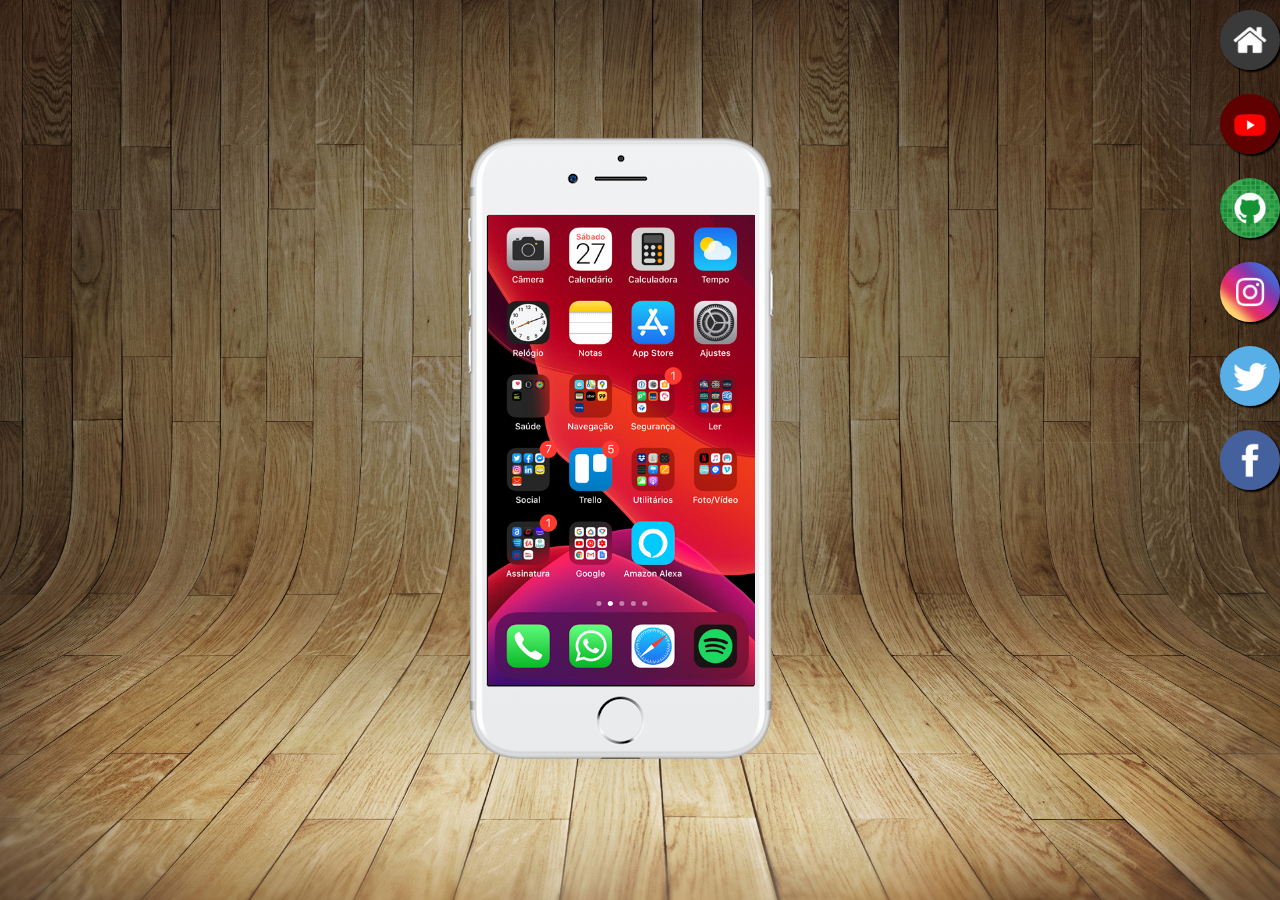
<file: index.html>
<!DOCTYPE html>
<html lang="pt-br">
<head>
    <meta charset="UTF-8">
    <meta name="viewport" content="width=device-width, initial-scale=1.0">
    <title>Media Social</title>
    <link rel="stylesheet" href="estilos/style.css">
    
</head>
<body>
    <main>
        <section id="telefone">
            <iframe src="home.html" name="tela" id="tela" frameborder="0">

            </iframe>
          
        </section>
        <section id="redes-sociais">
            <a href="home.html" target="tela">
                <img src="imagens/logo-home.jpg" alt="Home"></a><br>
            <a href="youtube.html"
             target="tela"><img src="imagens/logo-youtube.jpg" 
              alt="youtube"></a><br>
         <a href="github.html" 
         target="tela"><img src="imagens/logo-github.jpg" 
                alt="github"></a><br>
            <a href="instagram.html" target="tela">
                <img src="imagens/logo-instagram.jpg"
                  alt="instagram"></a><br>
            <a href="twitter.html" target="tela">
                <img src="imagens/logo-twitter.jpg" alt="twitter"></a><br>
            <a href="facebook.html" target="tela">
                <img src="imagens/logo-facebook.jpg" alt="facebook"></a><br>
            
        </section>
    </main>
    
</body>
</html>
</file>
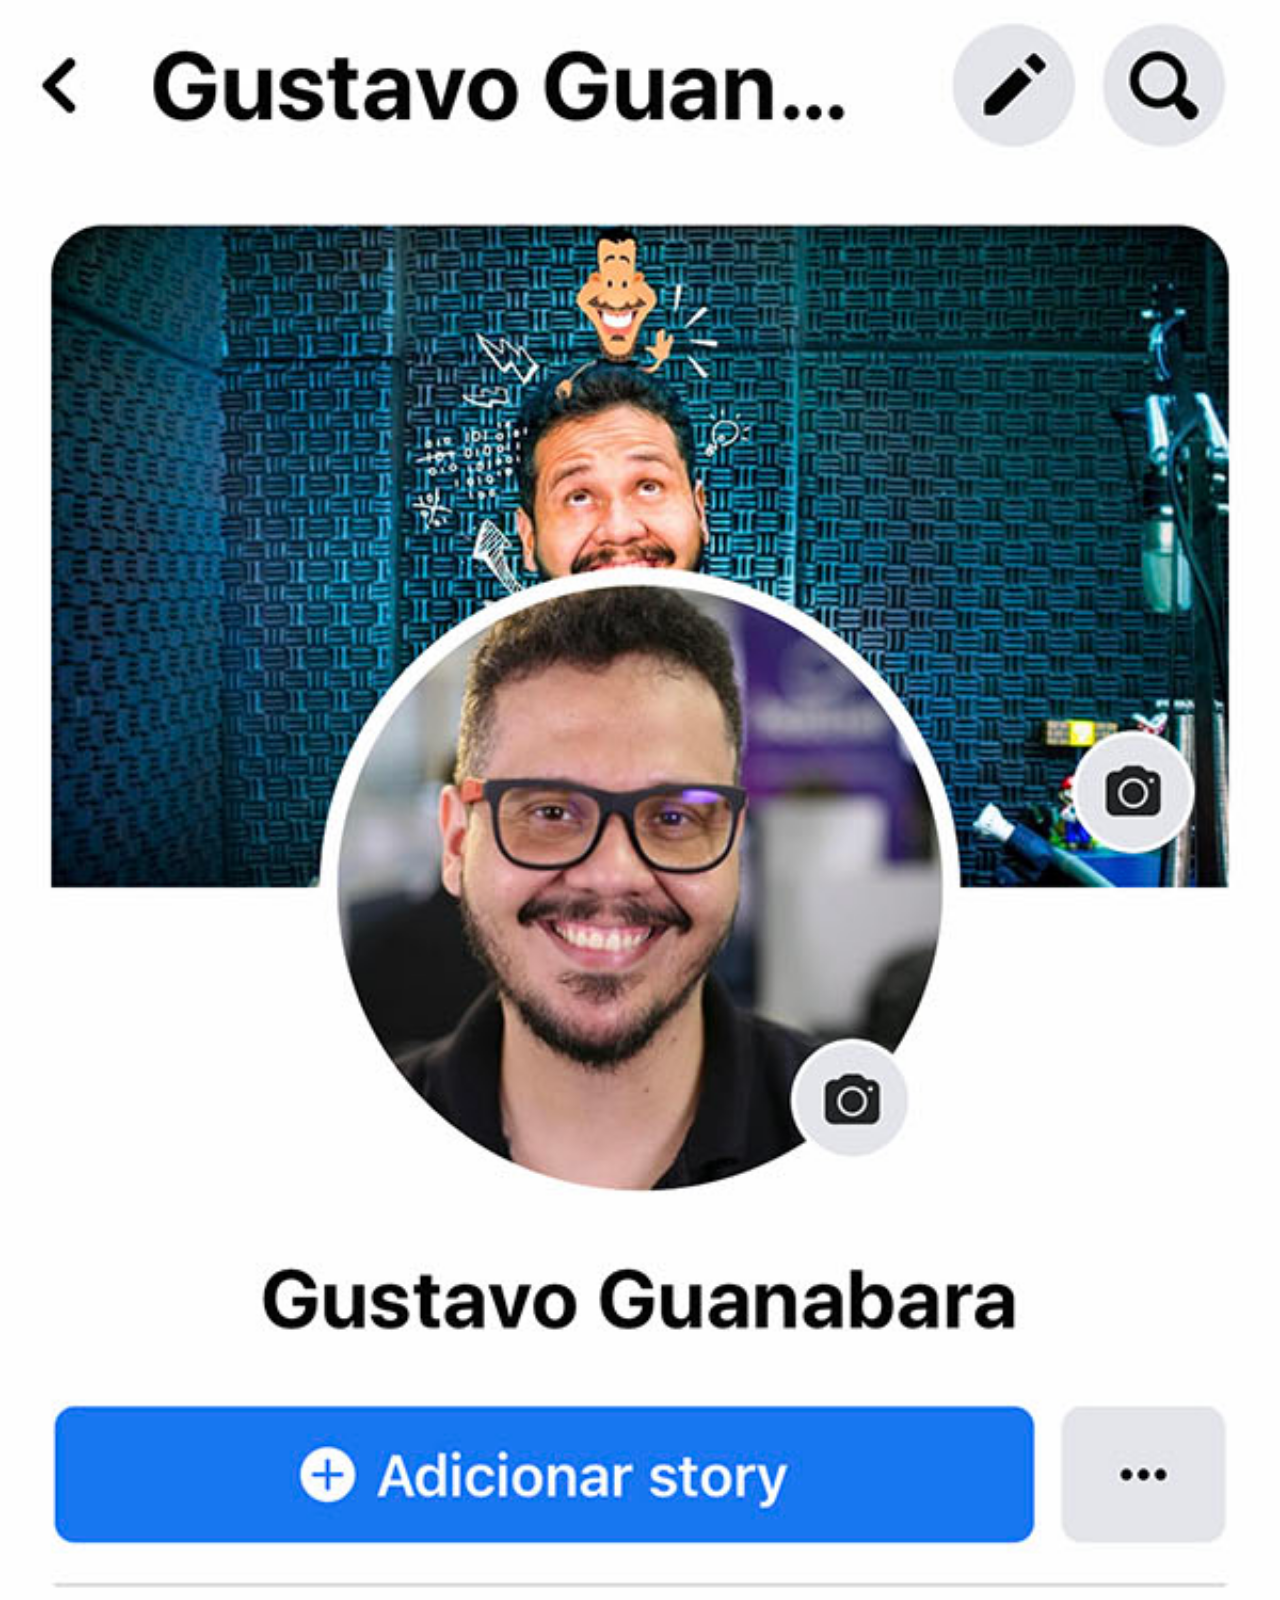
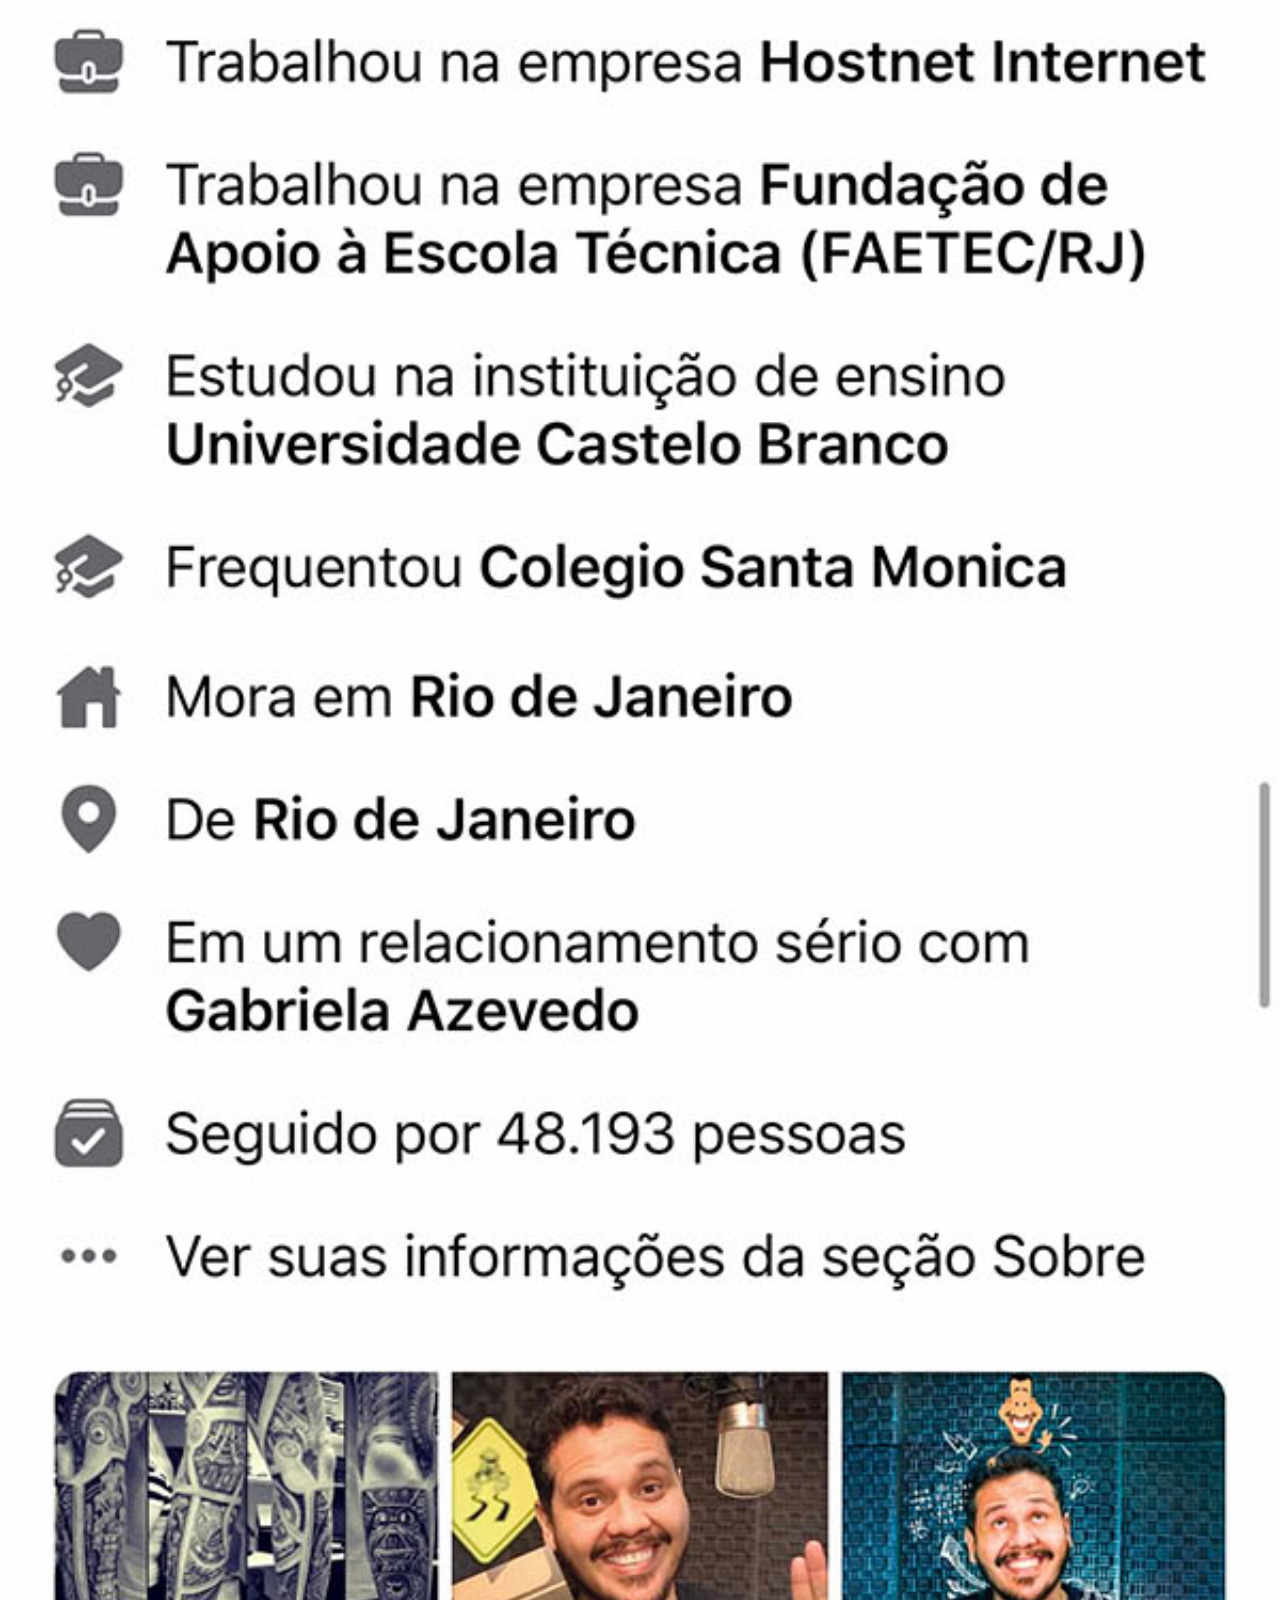
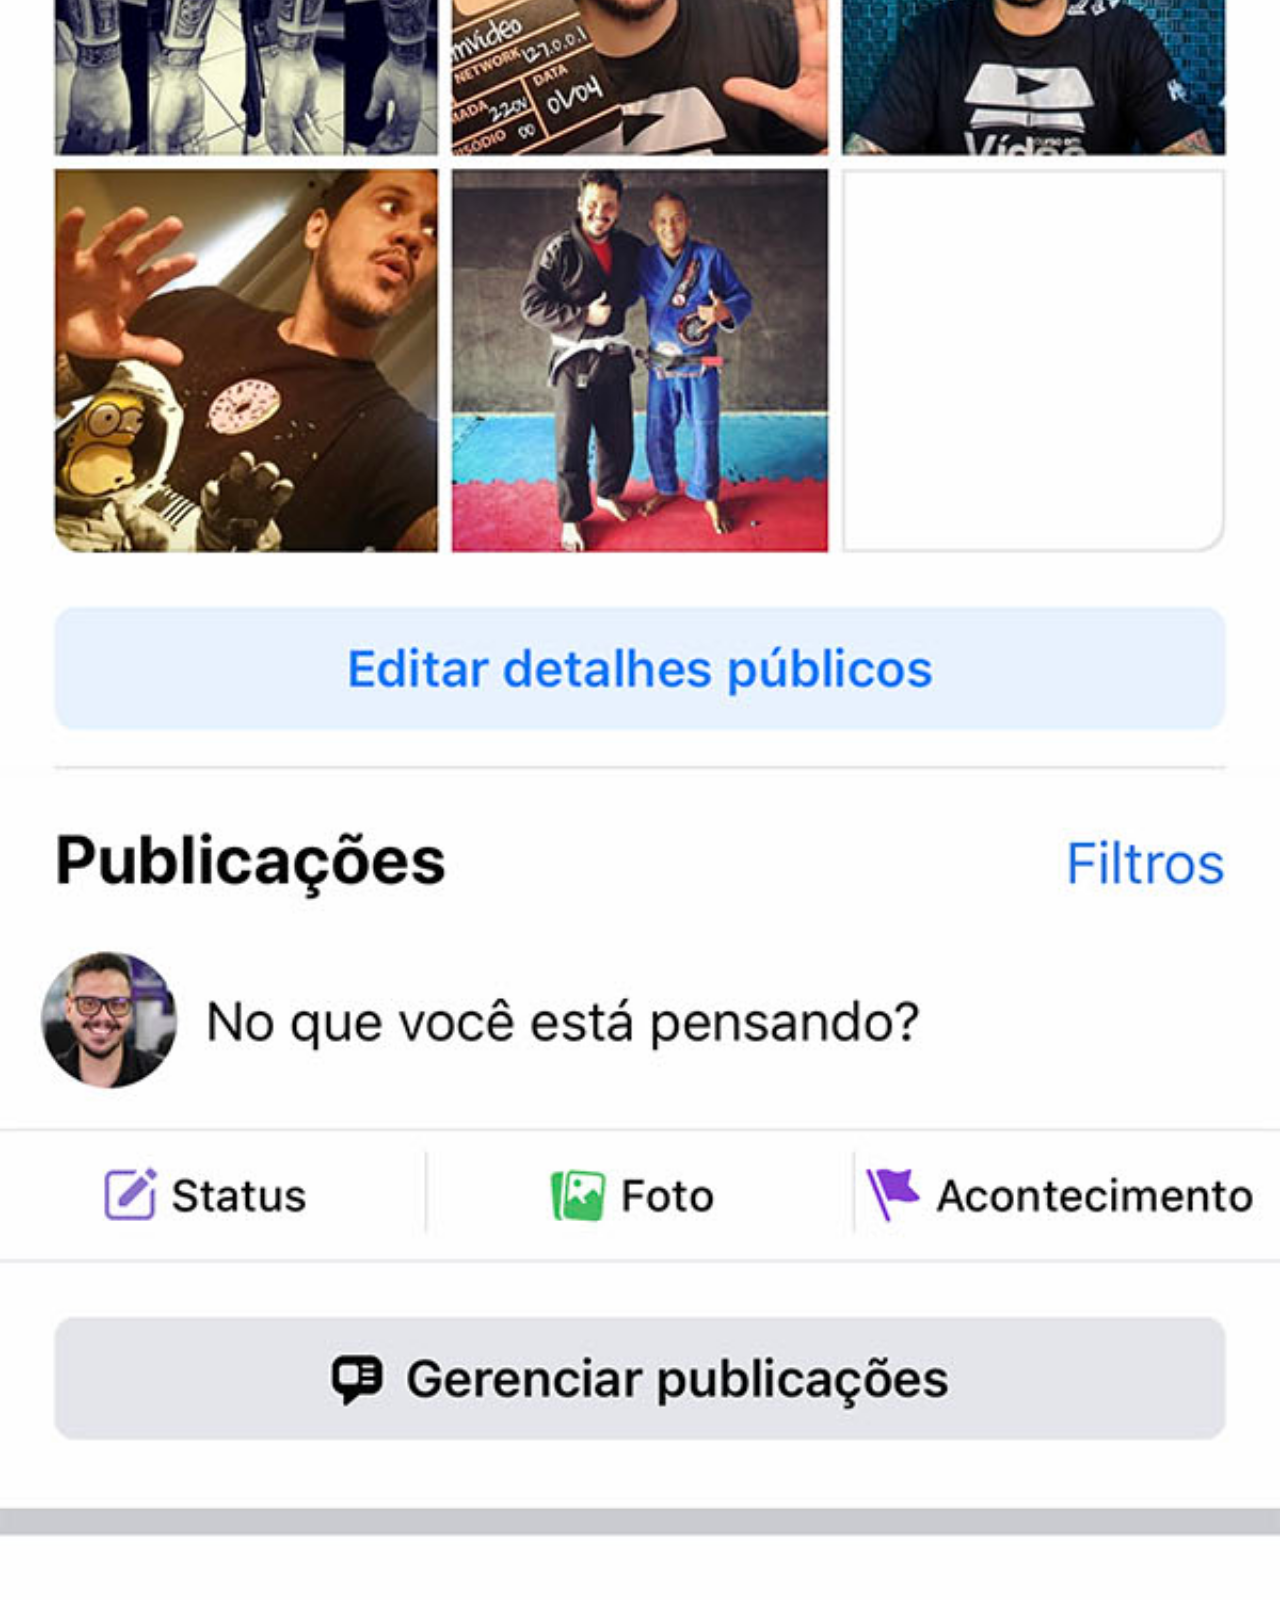
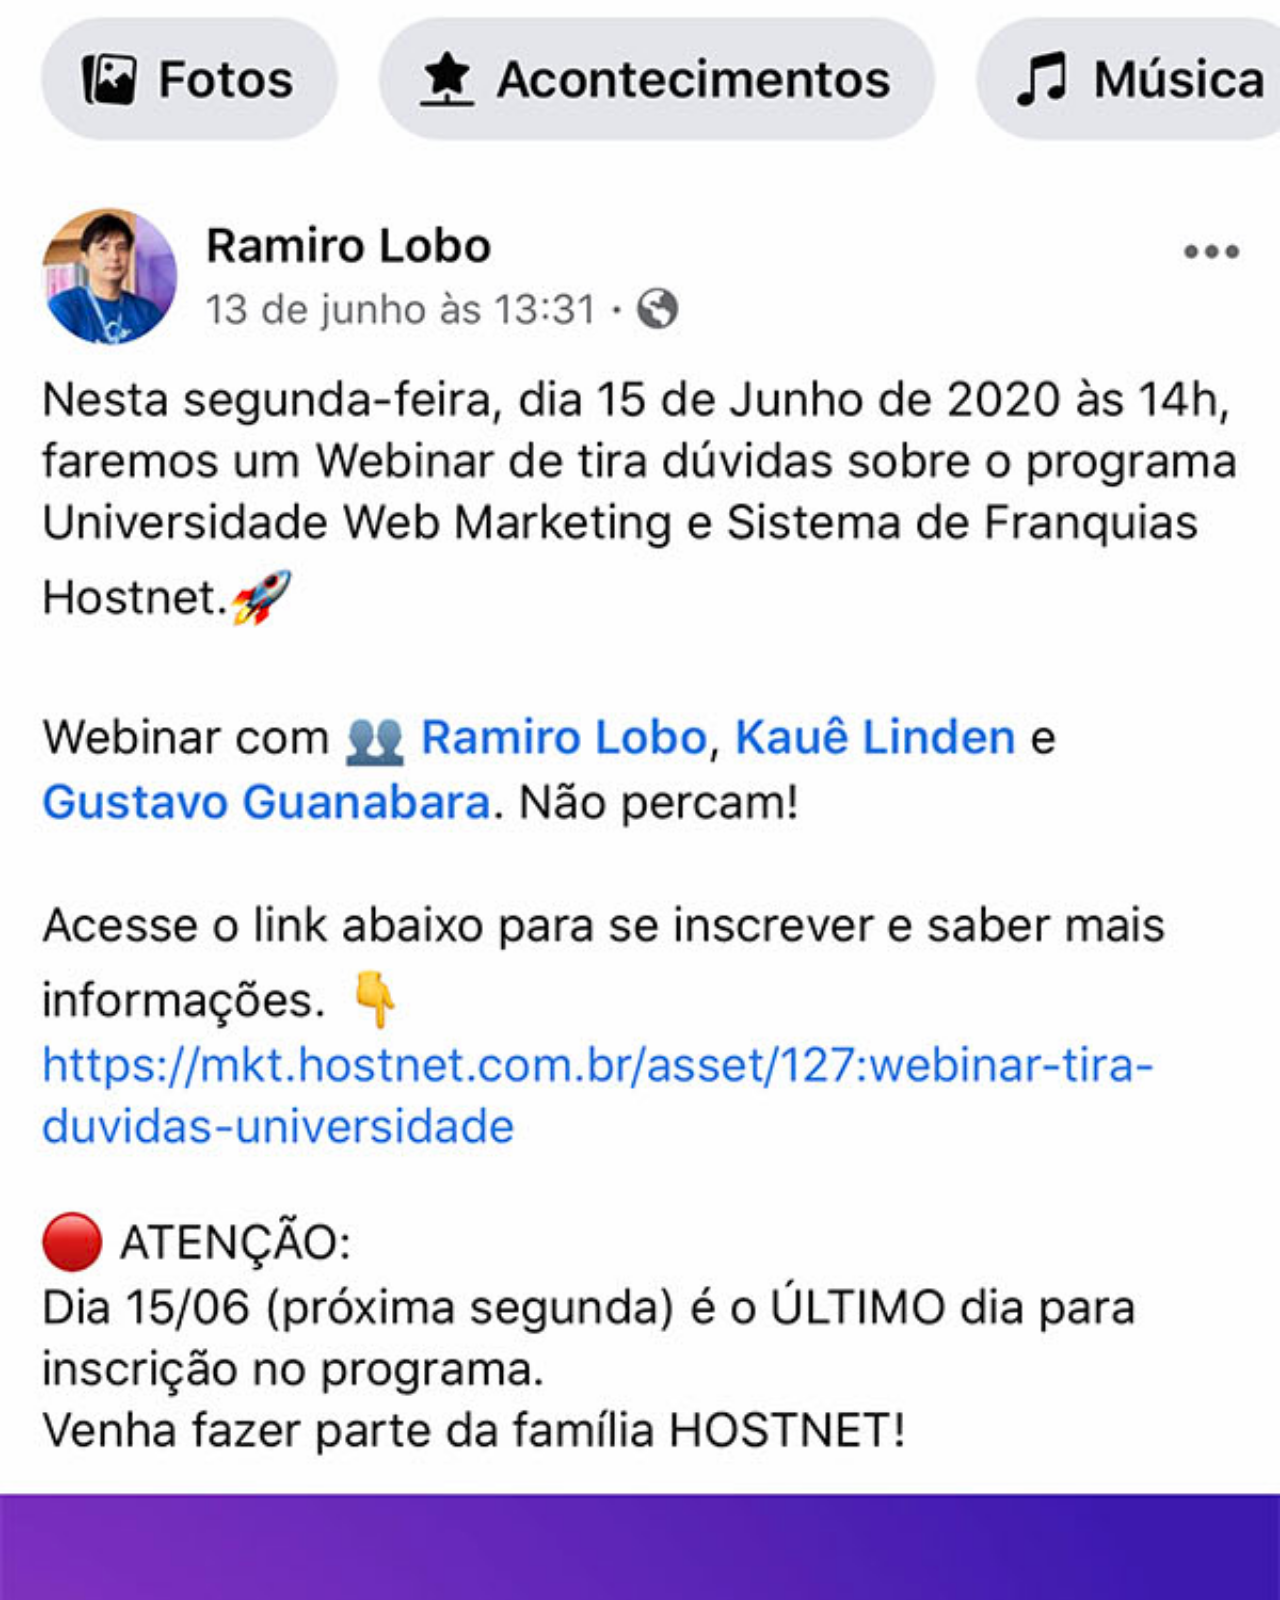
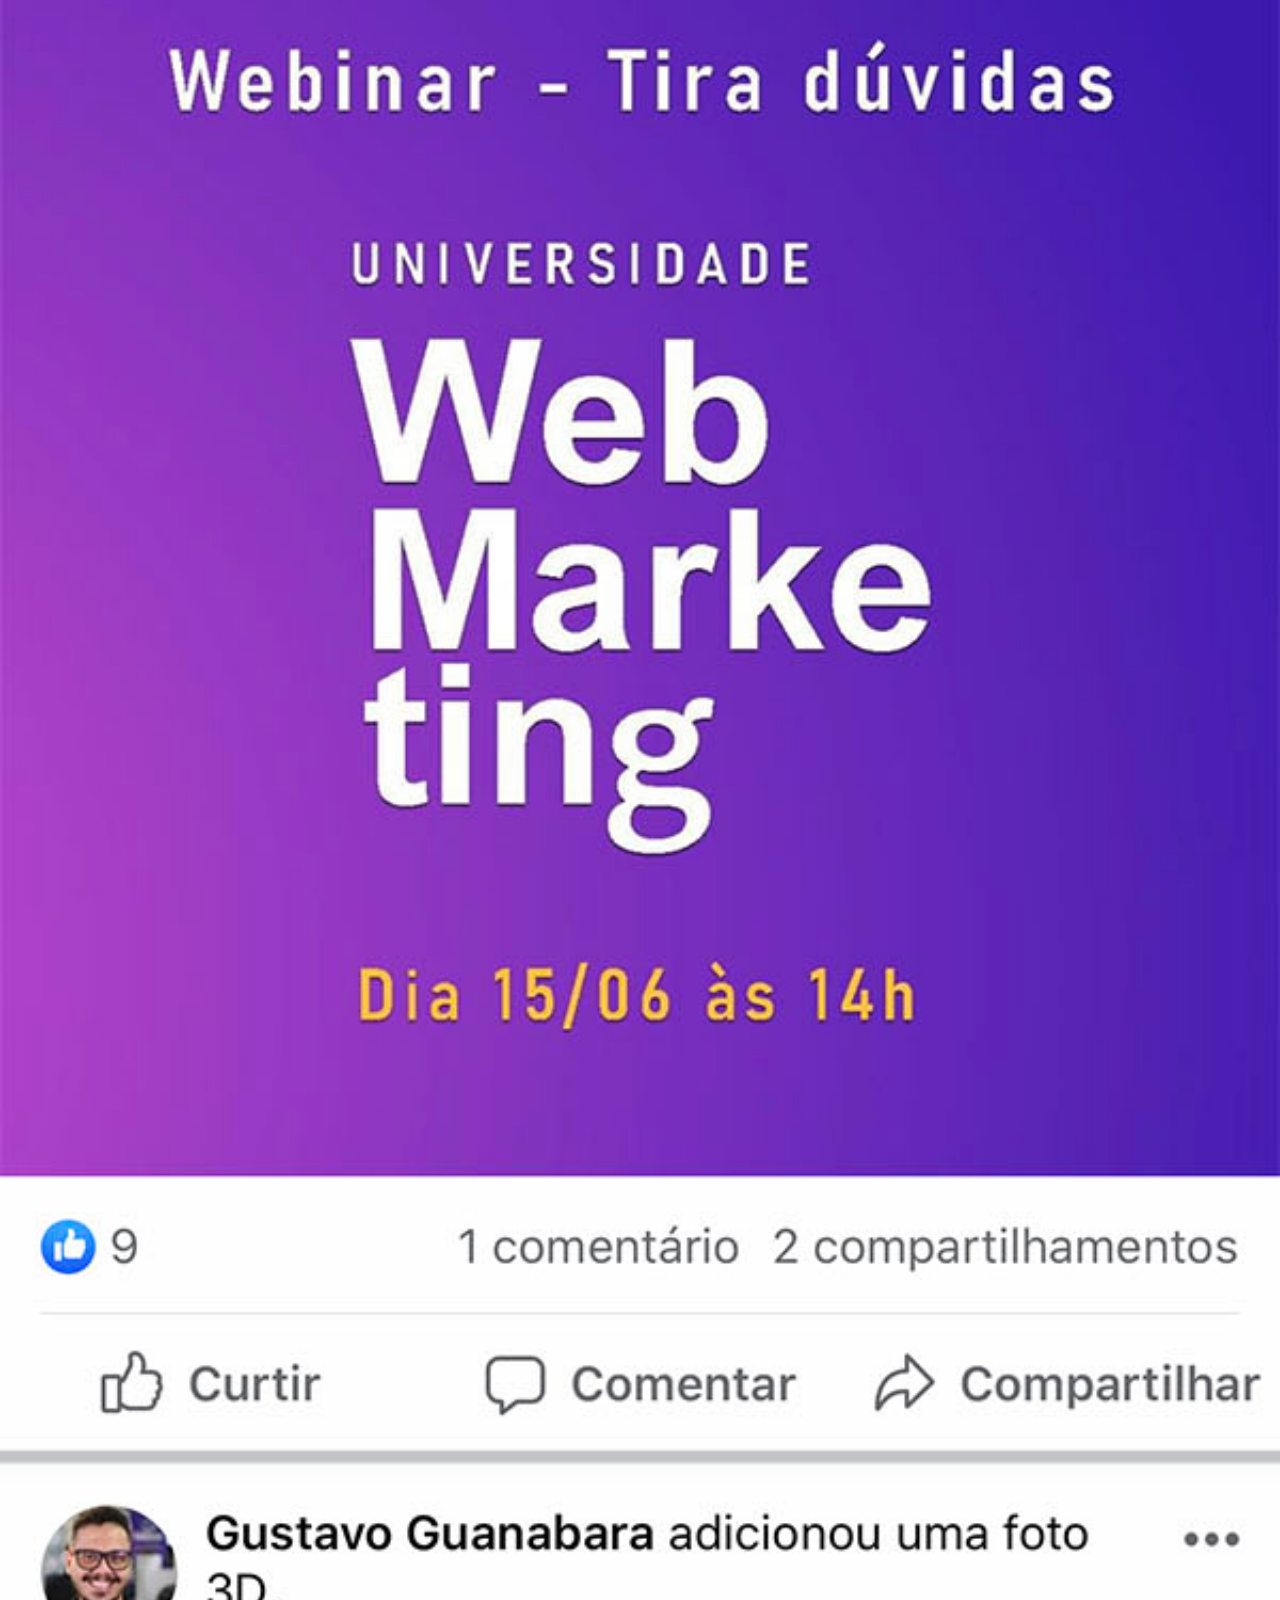
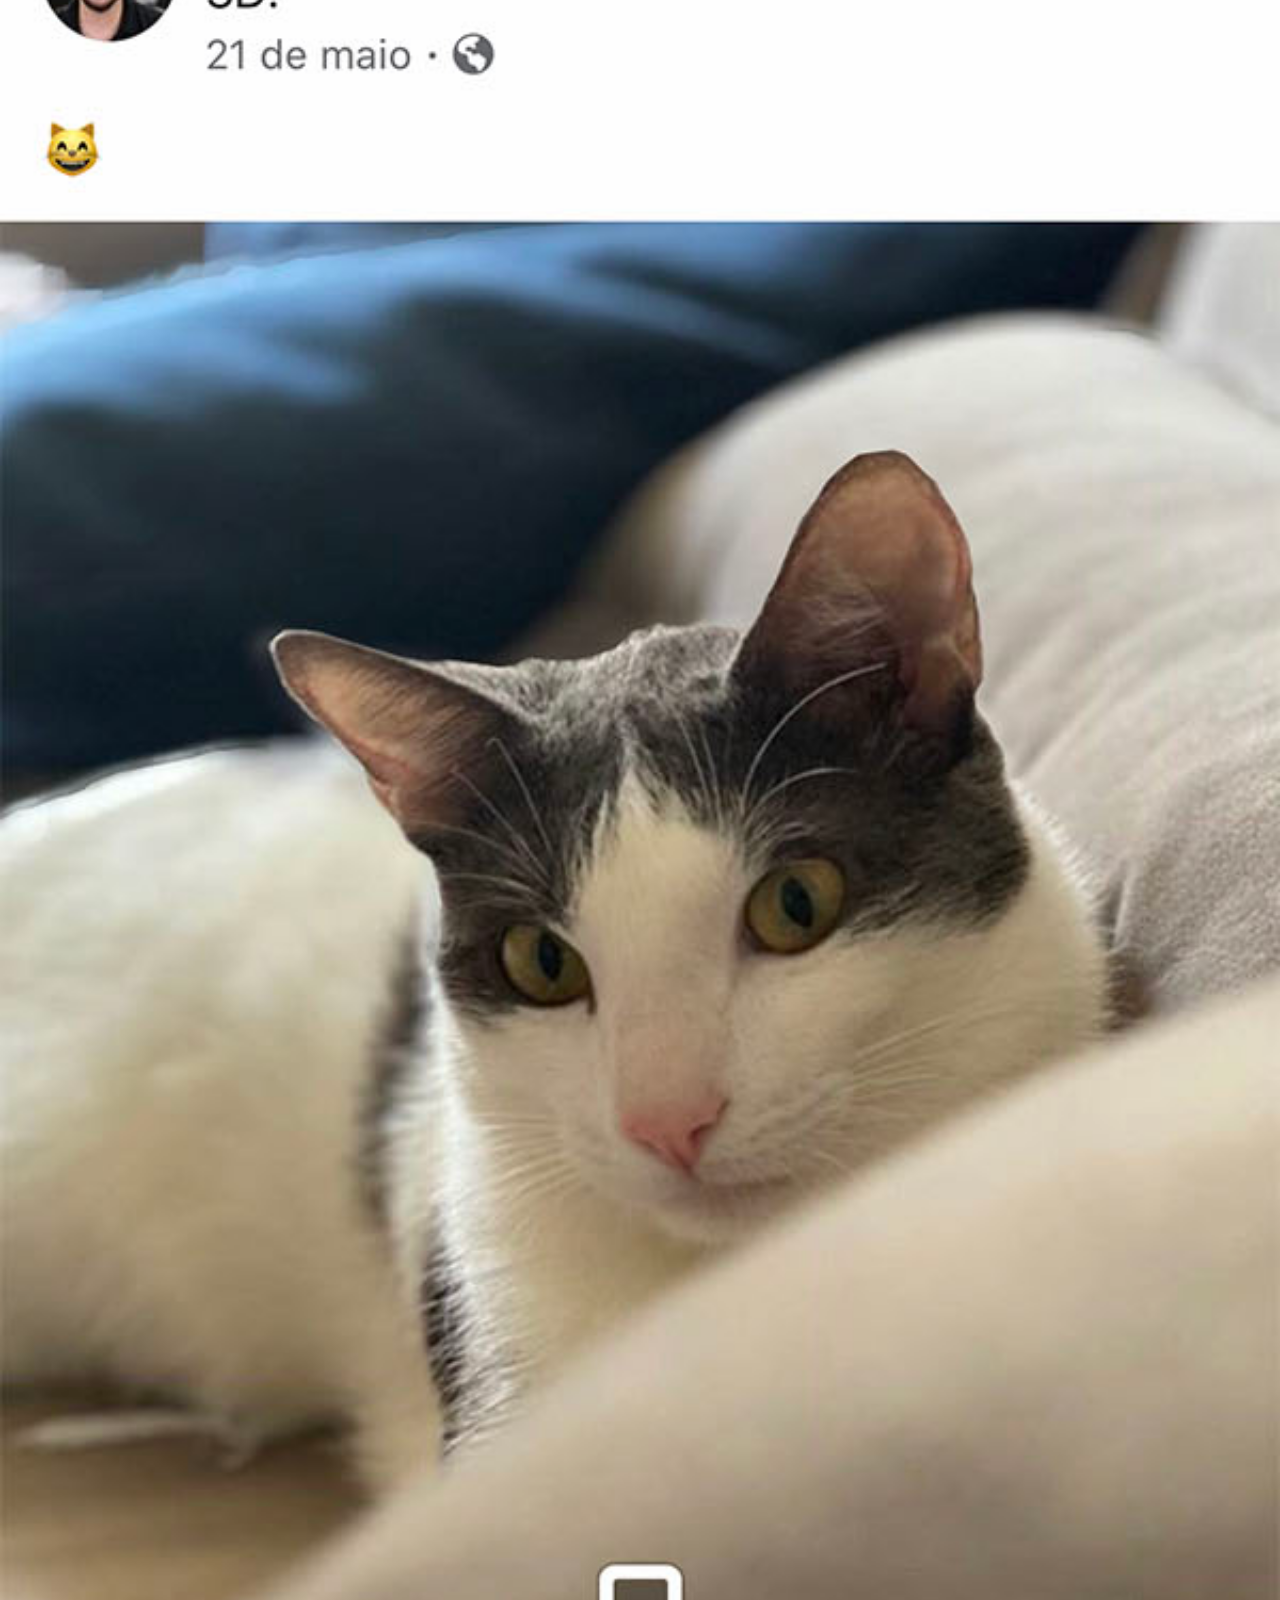
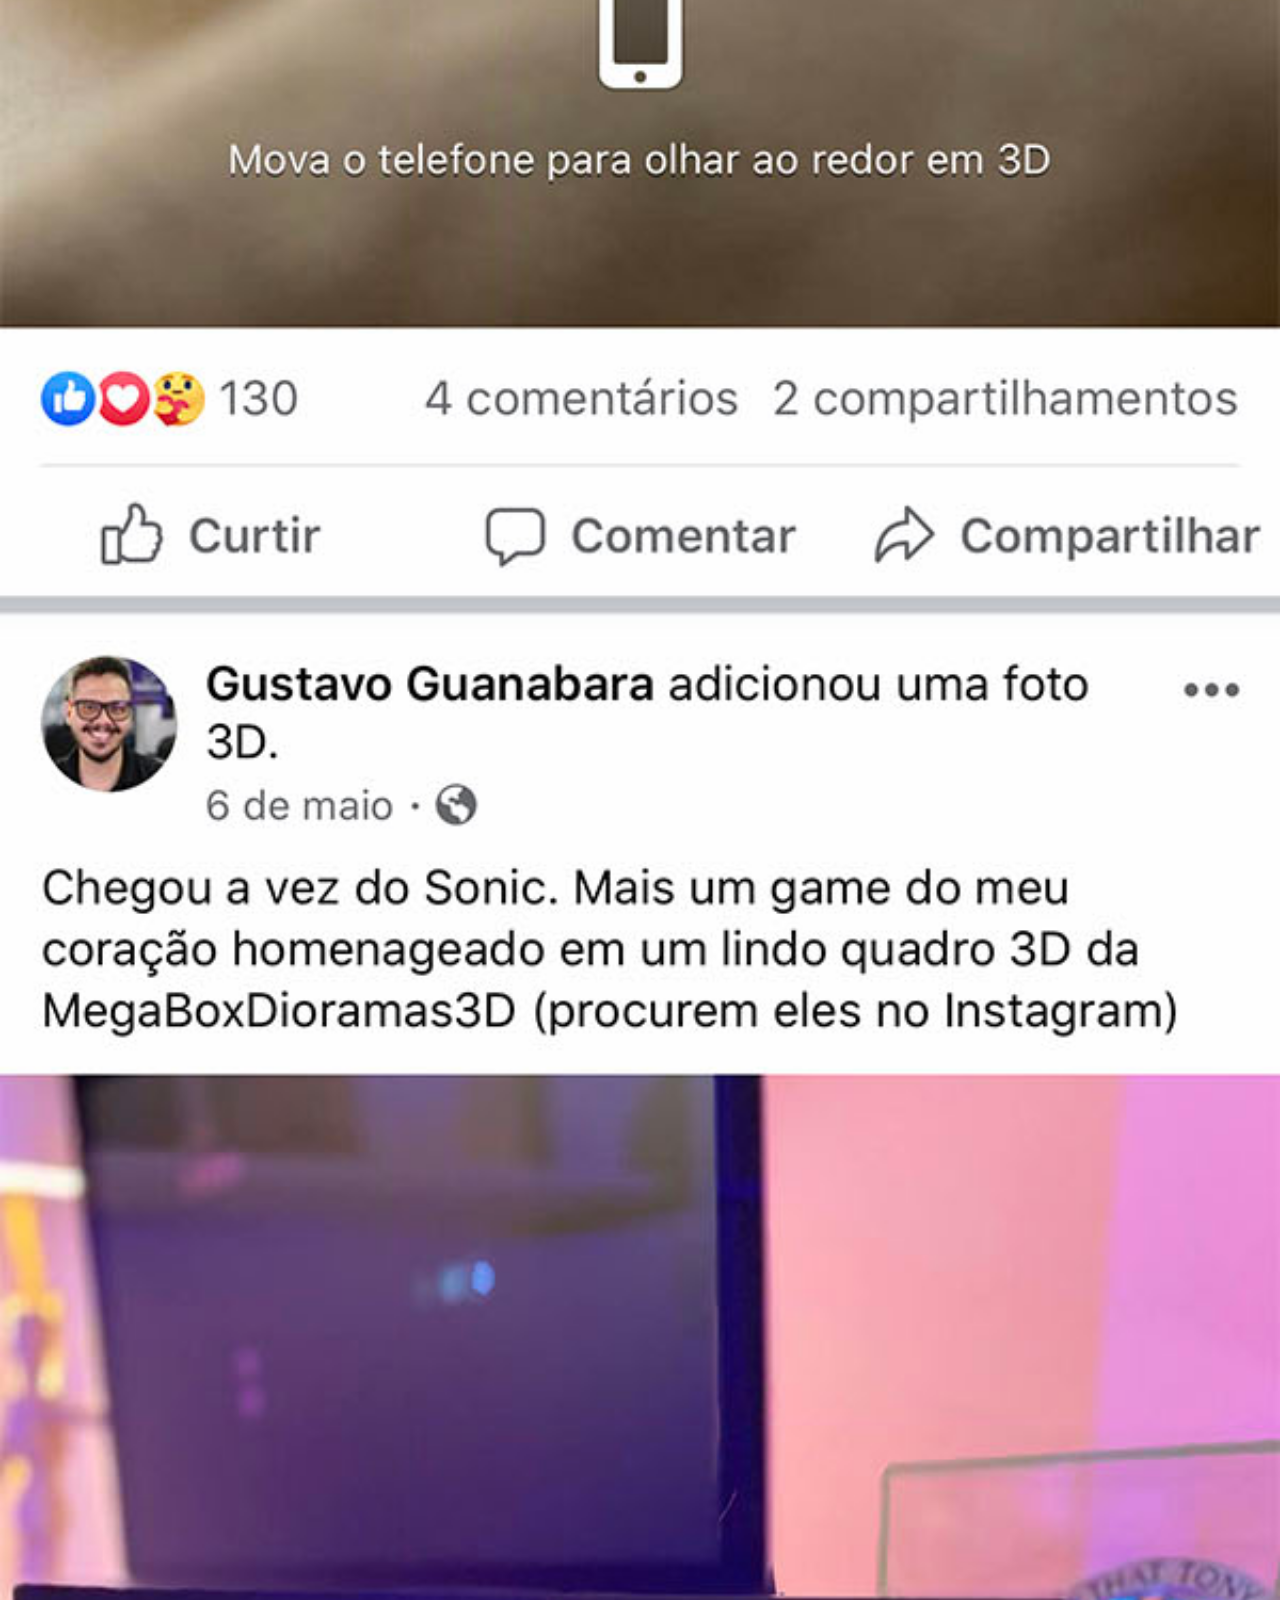
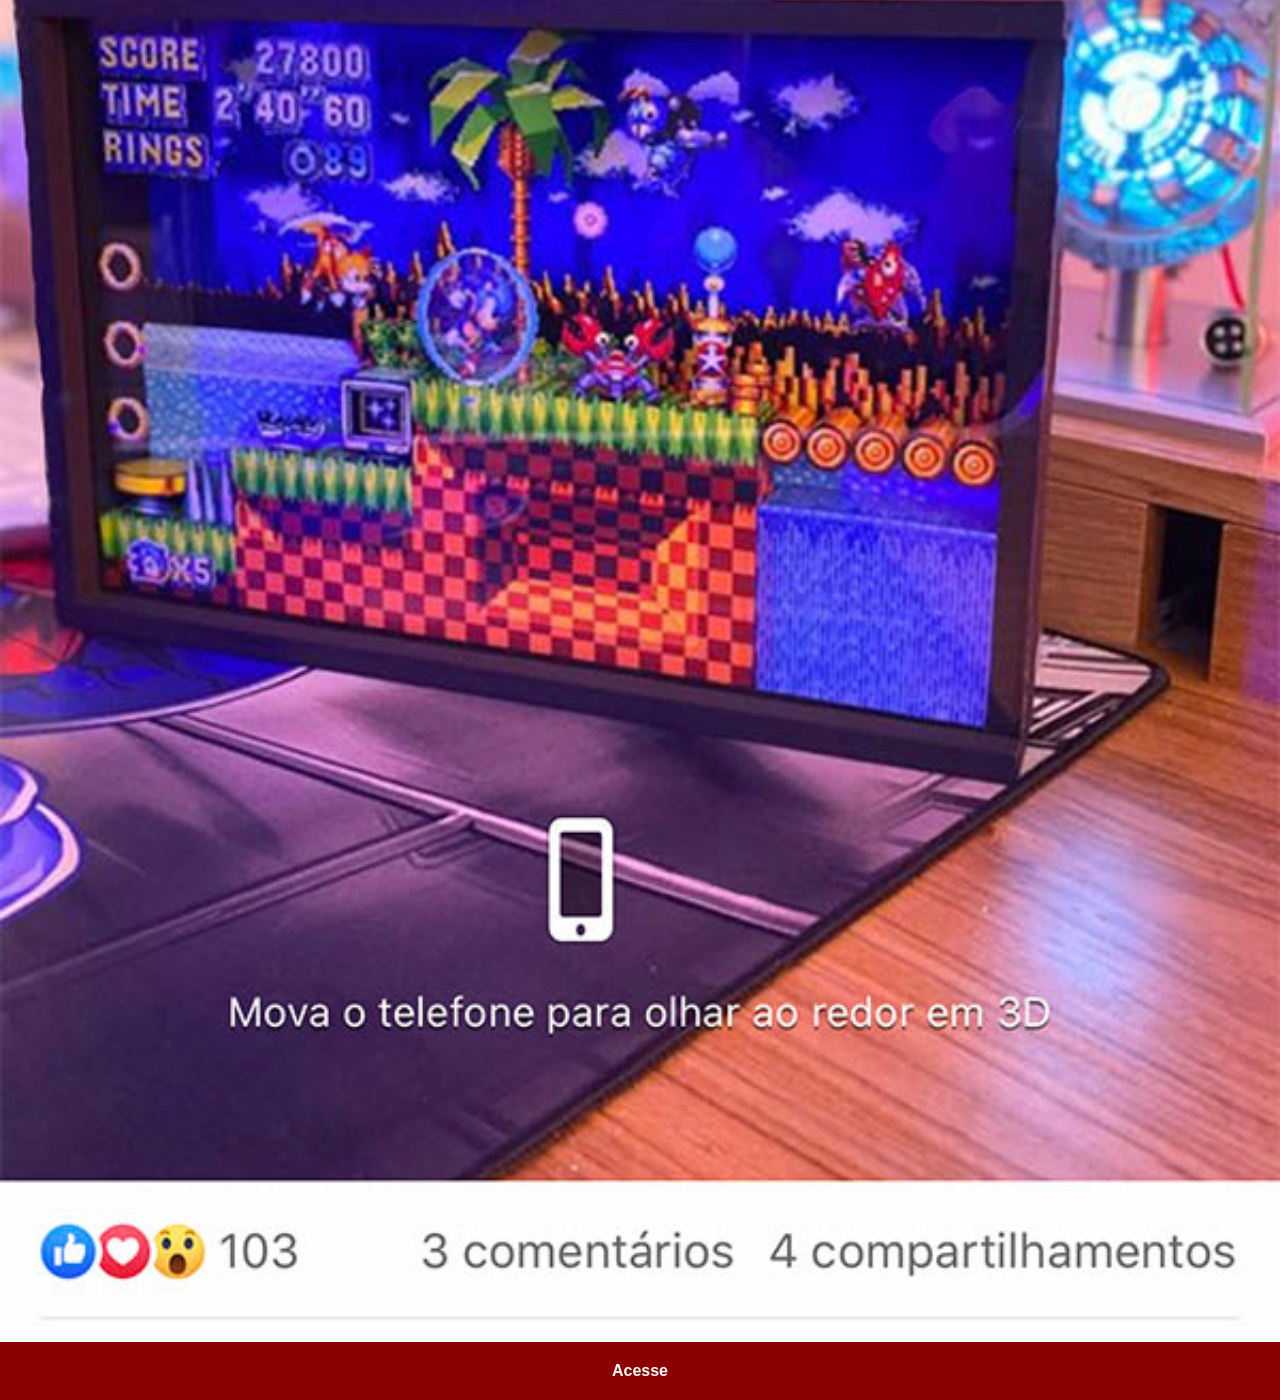
<file: facebook.html>
<!DOCTYPE html>
<html lang="pt-br">
<head>
    <meta charset="UTF-8">
    <meta name="viewport" content="width=device-width, initial-scale=1.0">
    <title>facebook</title>
    <link rel="stylesheet" href="social.css">
</head>
<body>
    <img src="imagens/tela-facebook.jpg" alt="facebook">
    <a href="https://www.facebook.com/" target="_blank">Acesse</a>
    
</body>
</html>
</file>
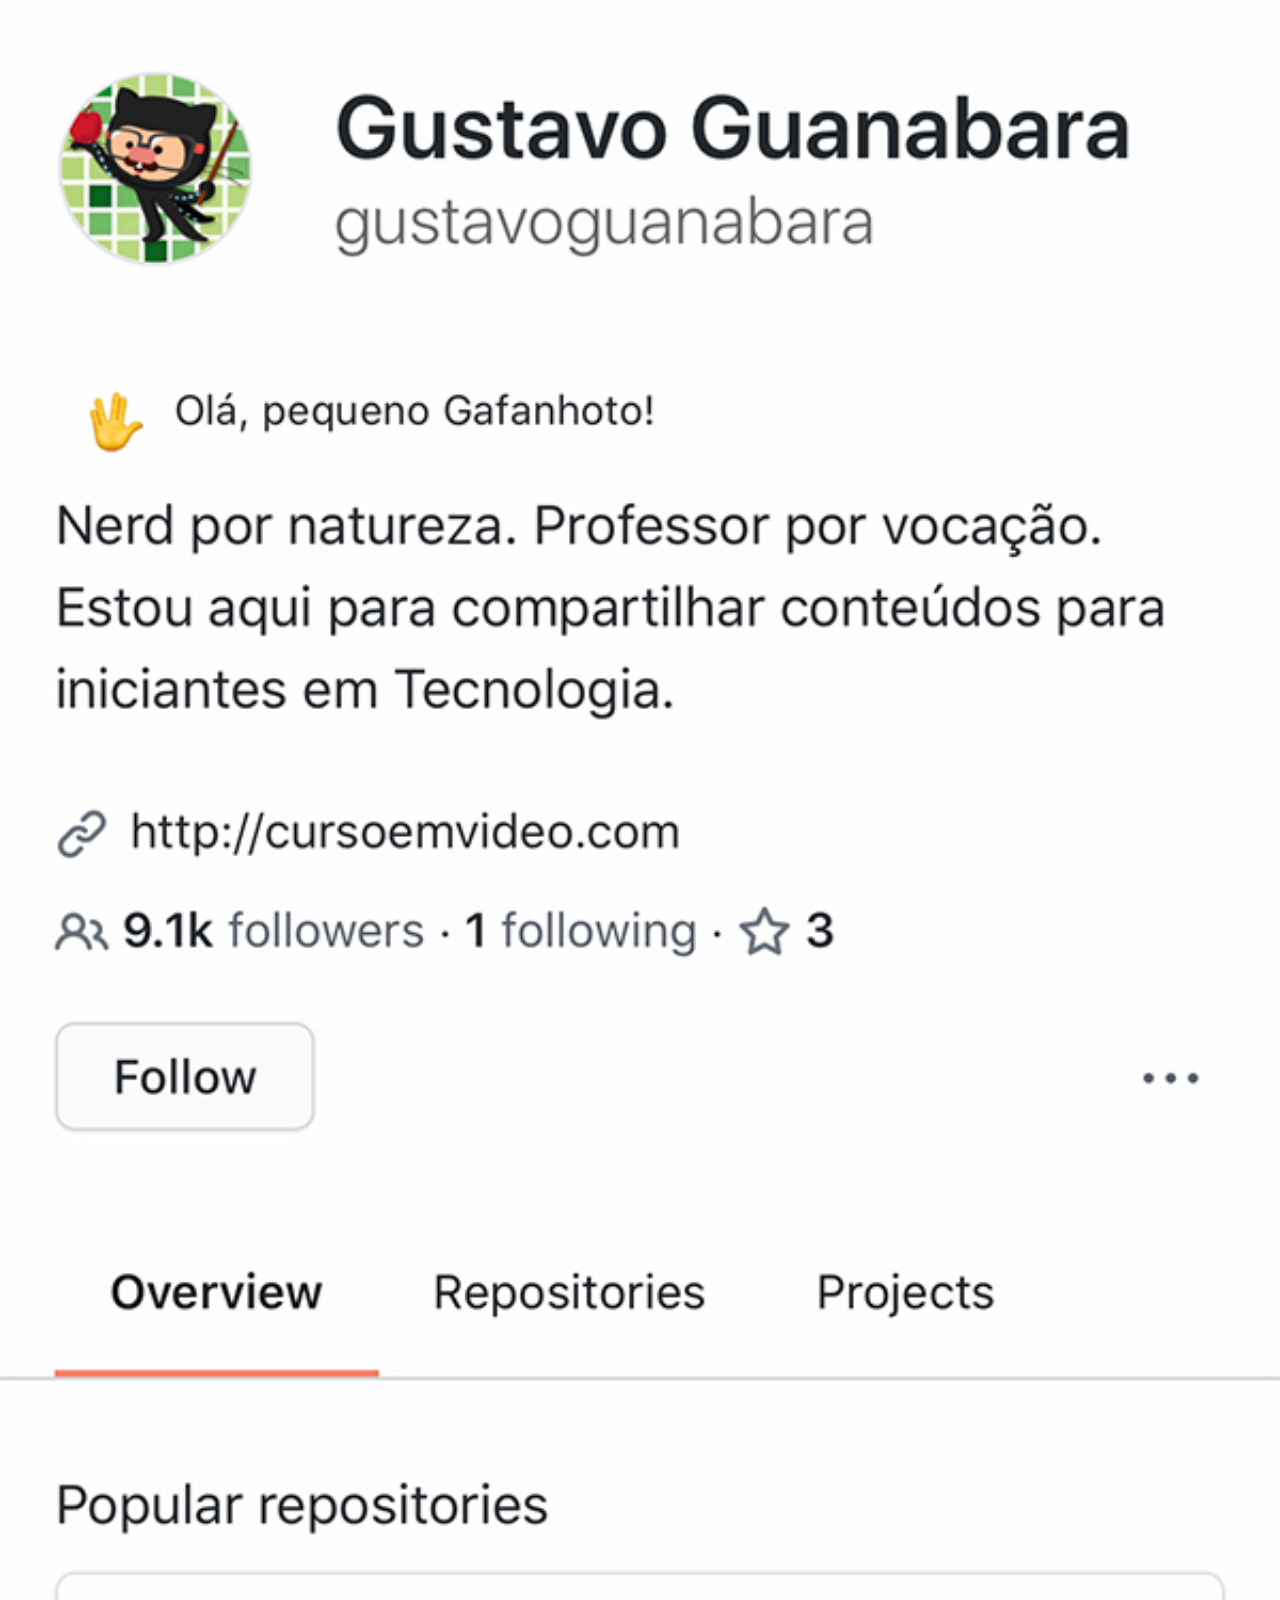
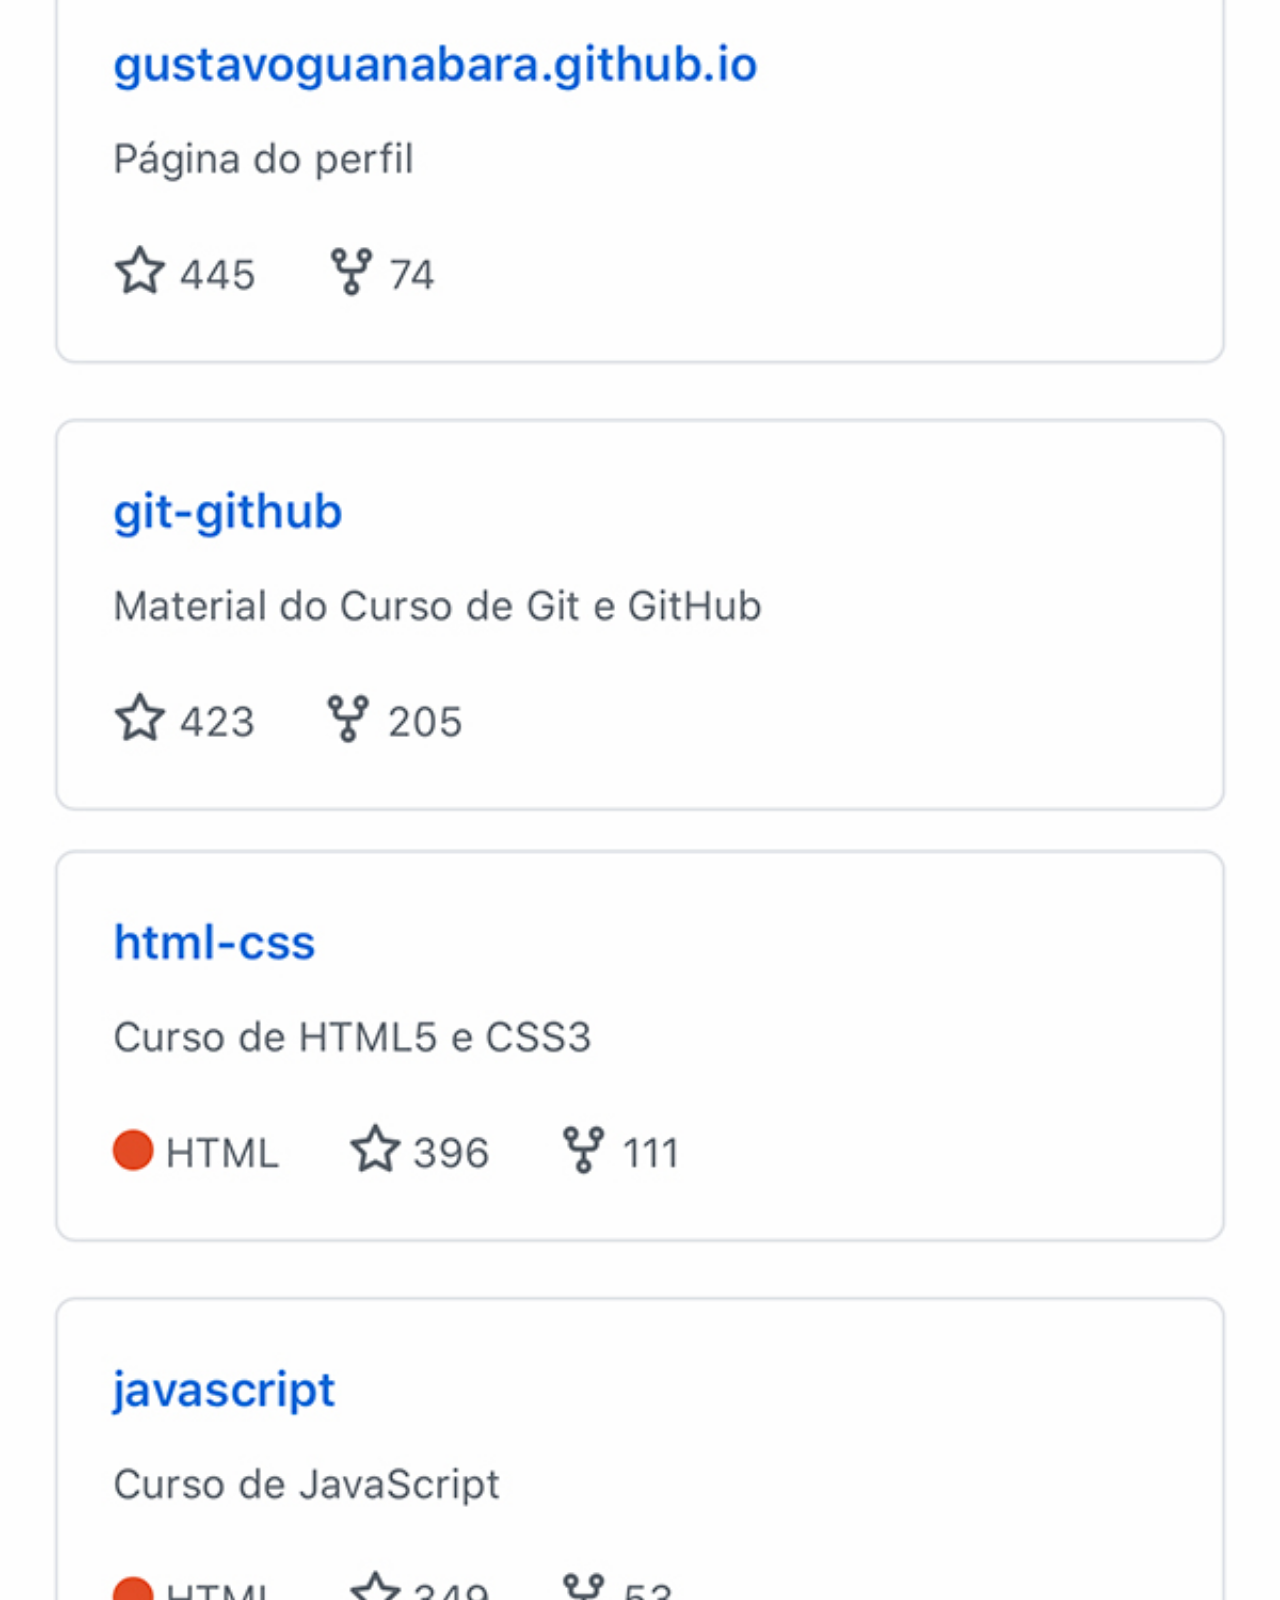
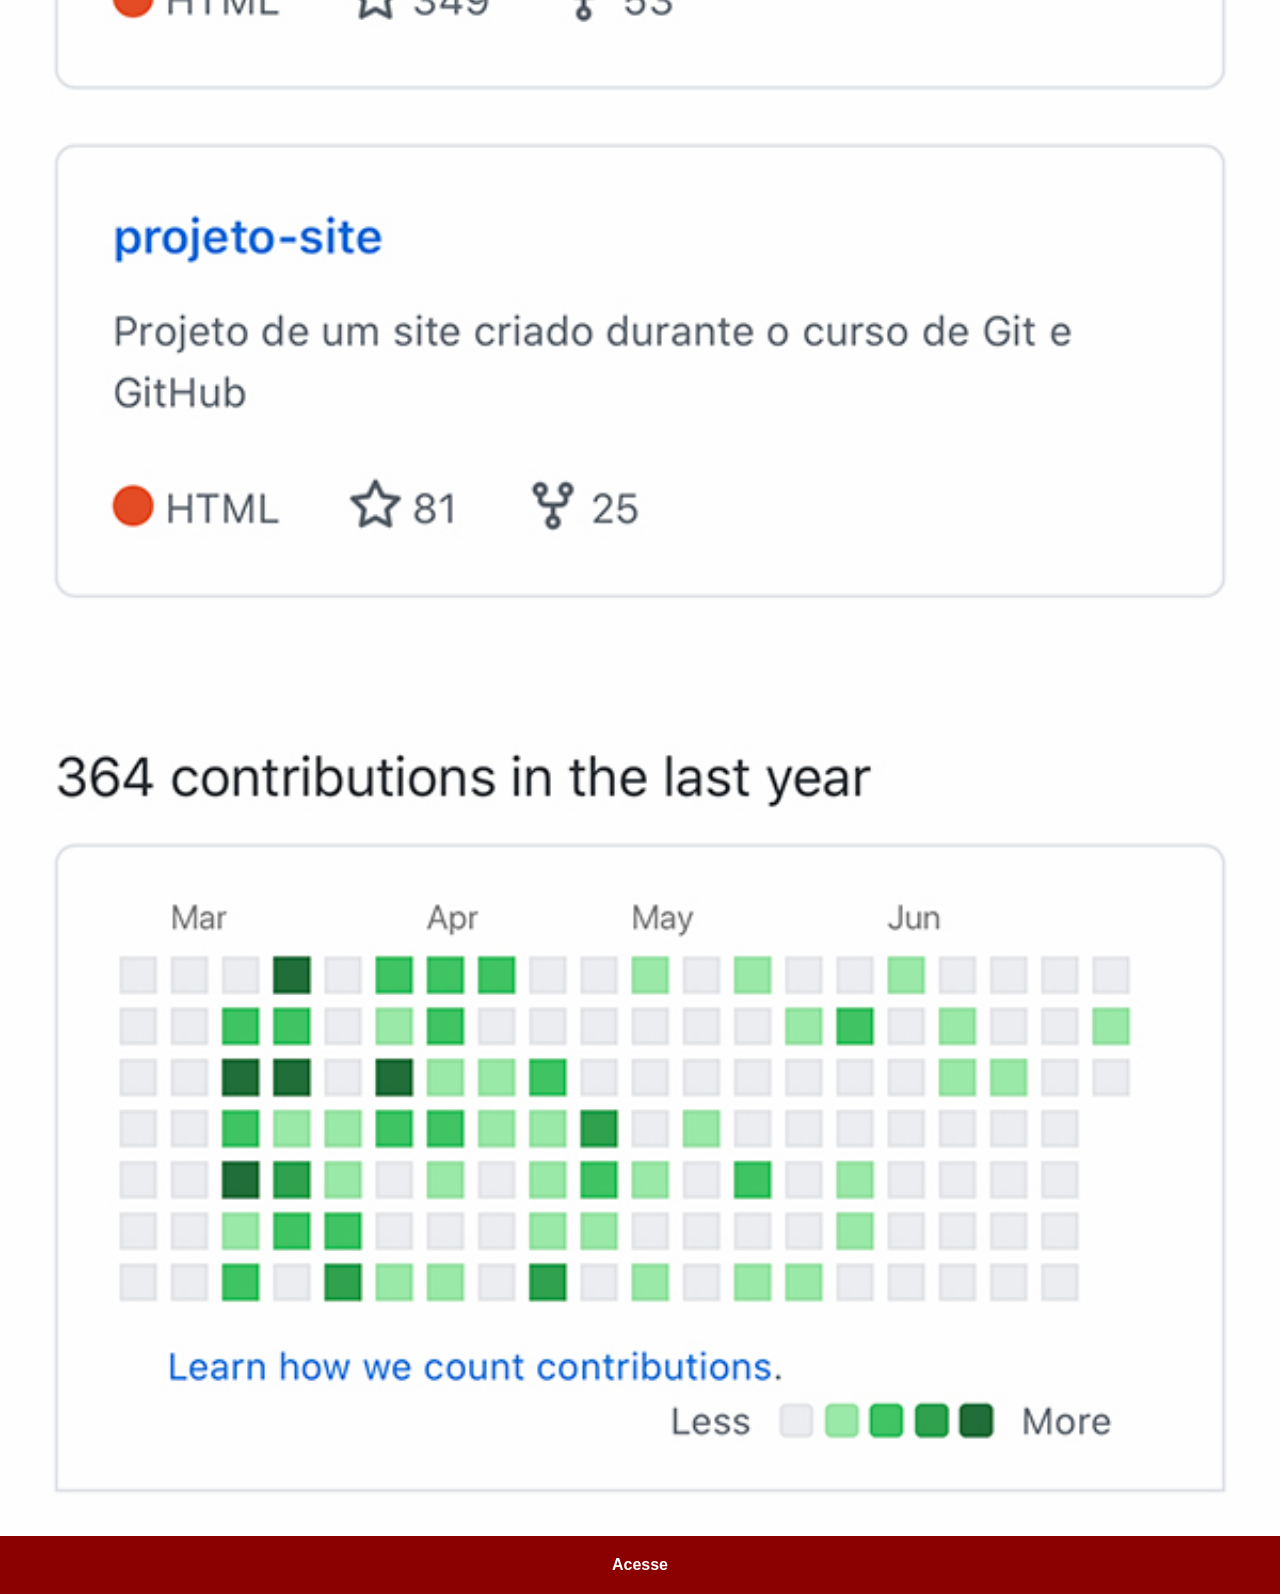
<file: github.html>
<!DOCTYPE html>
<html lang="pt-br">
<head>
    <meta charset="UTF-8">
    <meta name="viewport" content="width=device-width, initial-scale=1.0">
    <title>github</title>
    <link rel="stylesheet" href="social.css">
</head>
<body>
    <img src="imagens/tela-github.jpg" alt="github">
    <a href="https://gustavoguanabara.github.io/" target="_blank">
        Acesse
    </a>


    
</body>
</html>
</file>
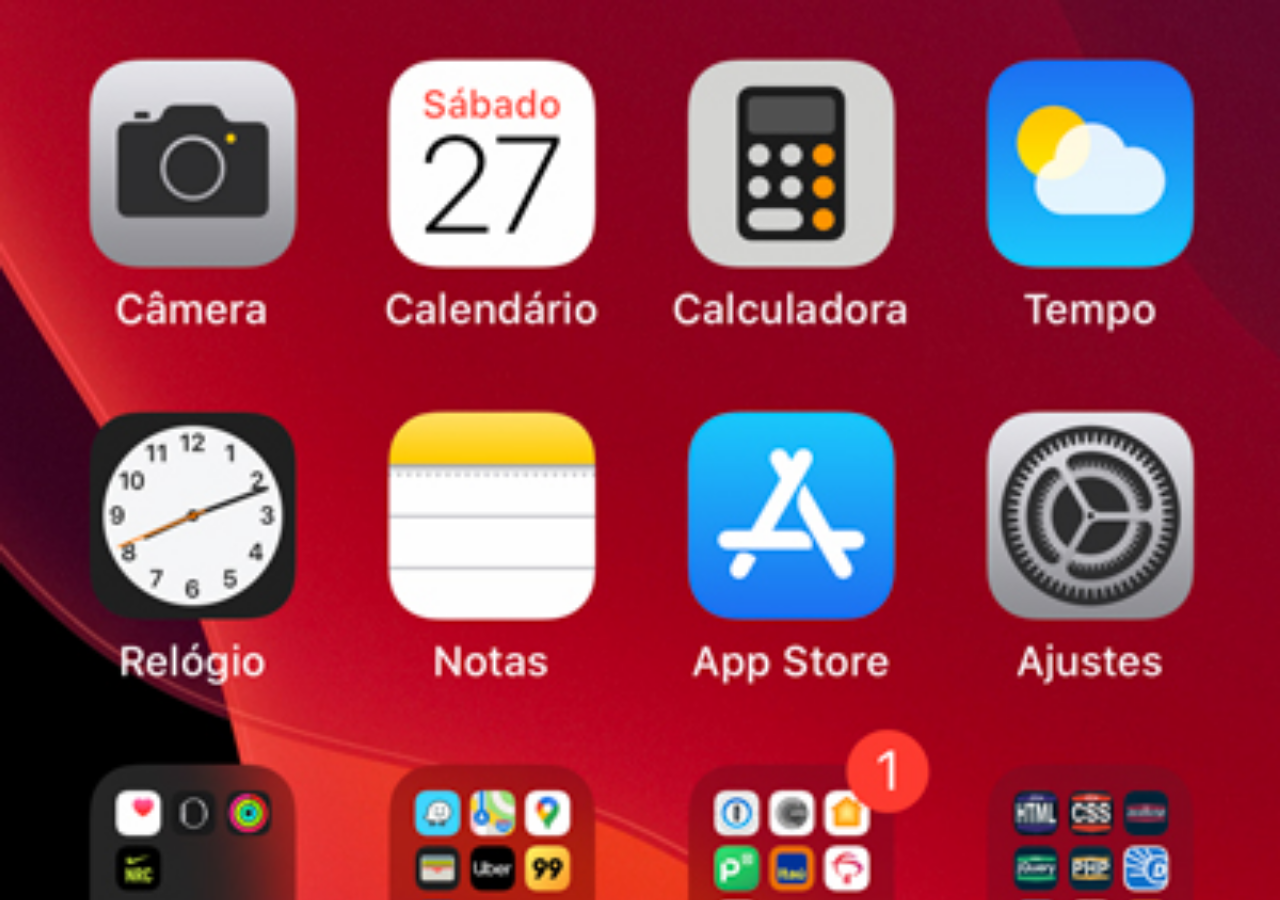
<file: home.html>
<!DOCTYPE html>
<html lang="pt-br">
<head>
    <meta charset="UTF-8">
    <meta name="viewport" content="width=device-width, initial-scale=1.0">
    <title>home</title>
</head>
<style>
        * {
        margin: 0;
        padding: 0;
        }

        body {
            width: 100vw;
            height: 100vh;
            background: black url('imagens/tela-home.jpg')
            no-repeat top center;
            background-size: cover;
        }
    </style>
    
<body>
    
</body>
</html>
</file>
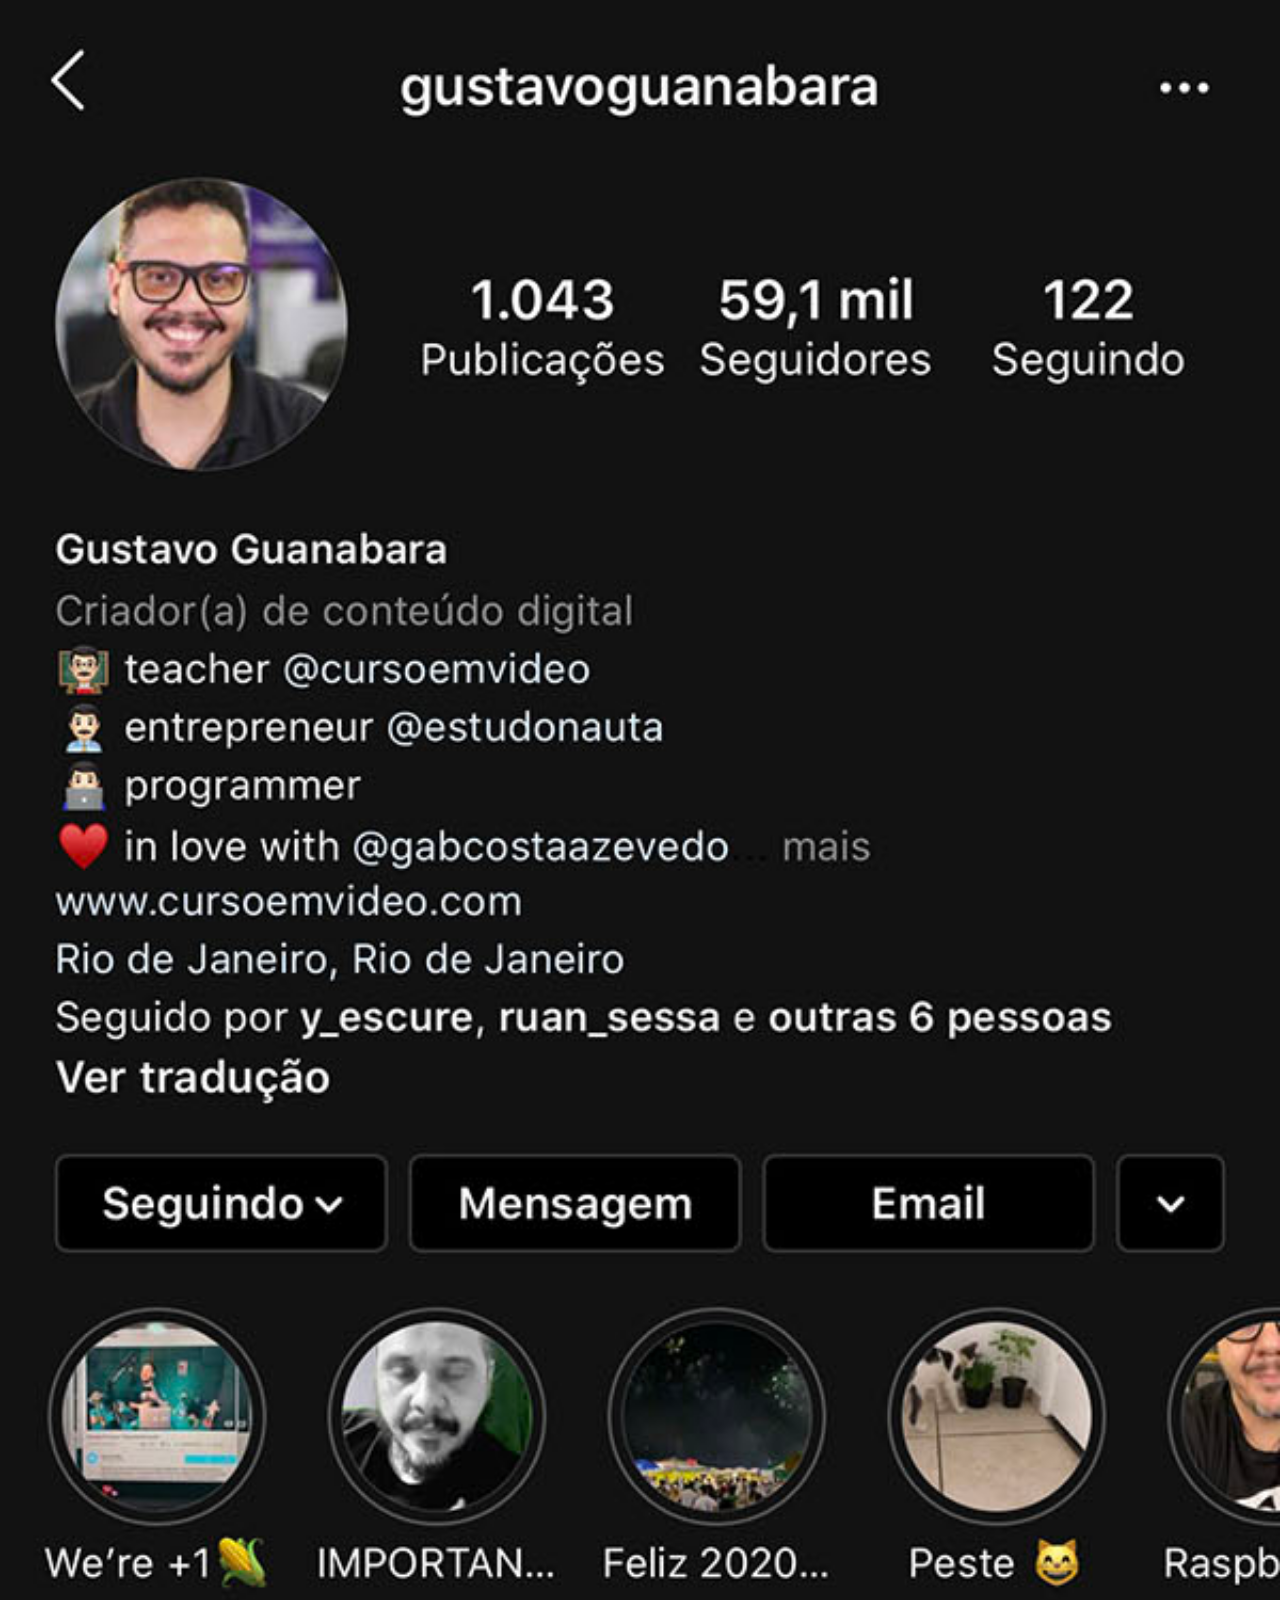
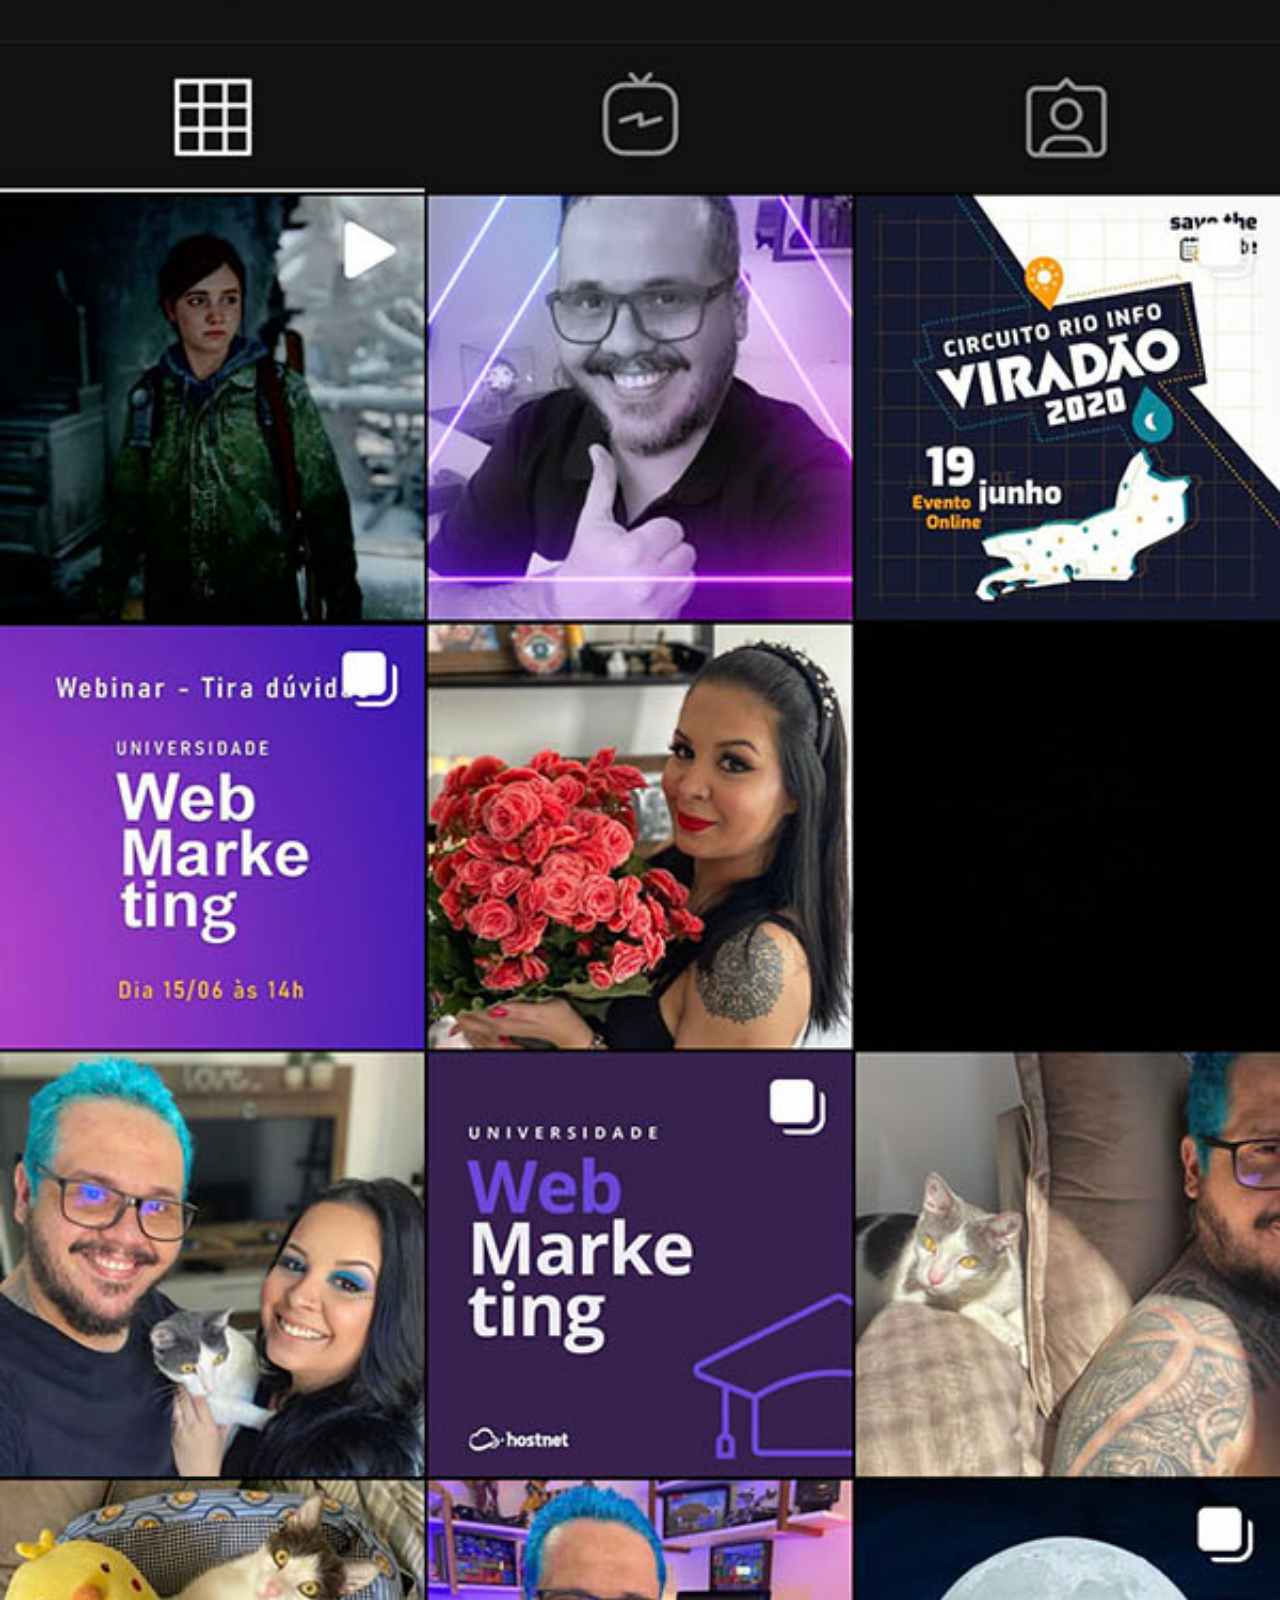
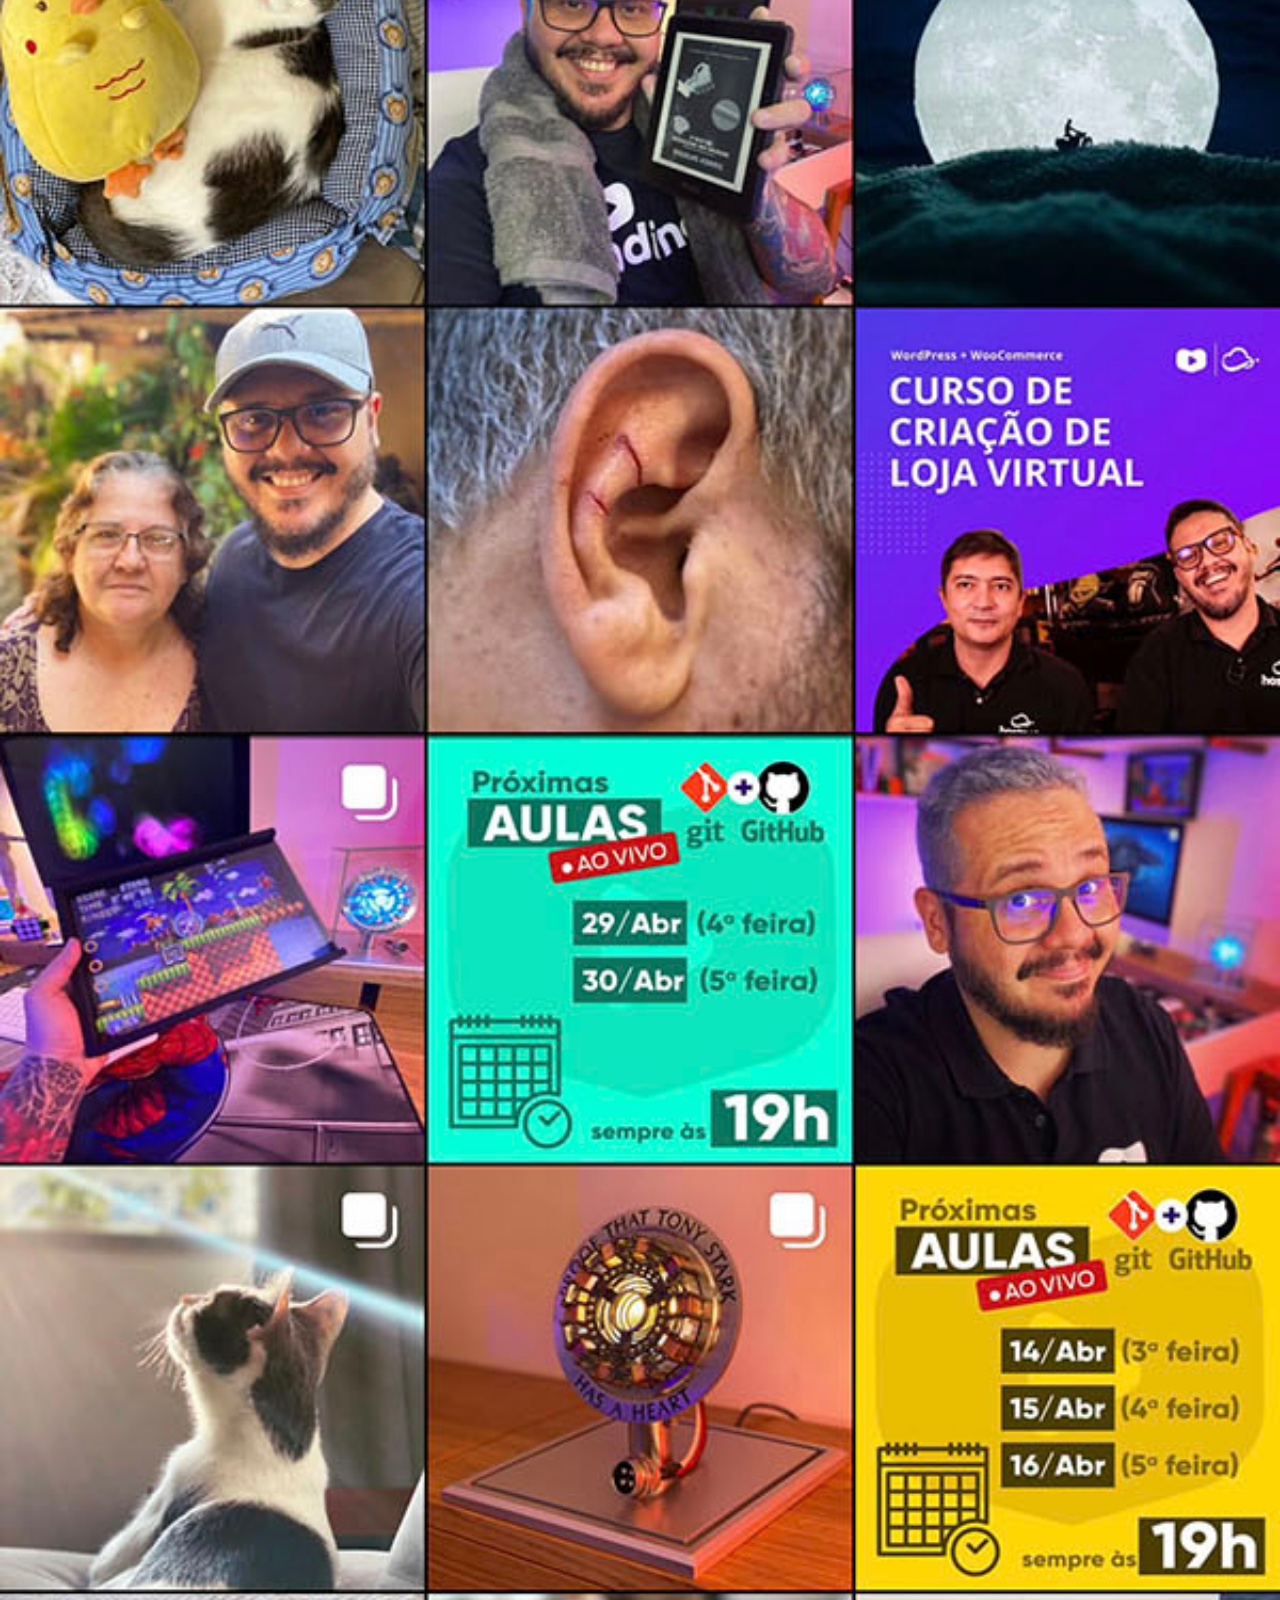
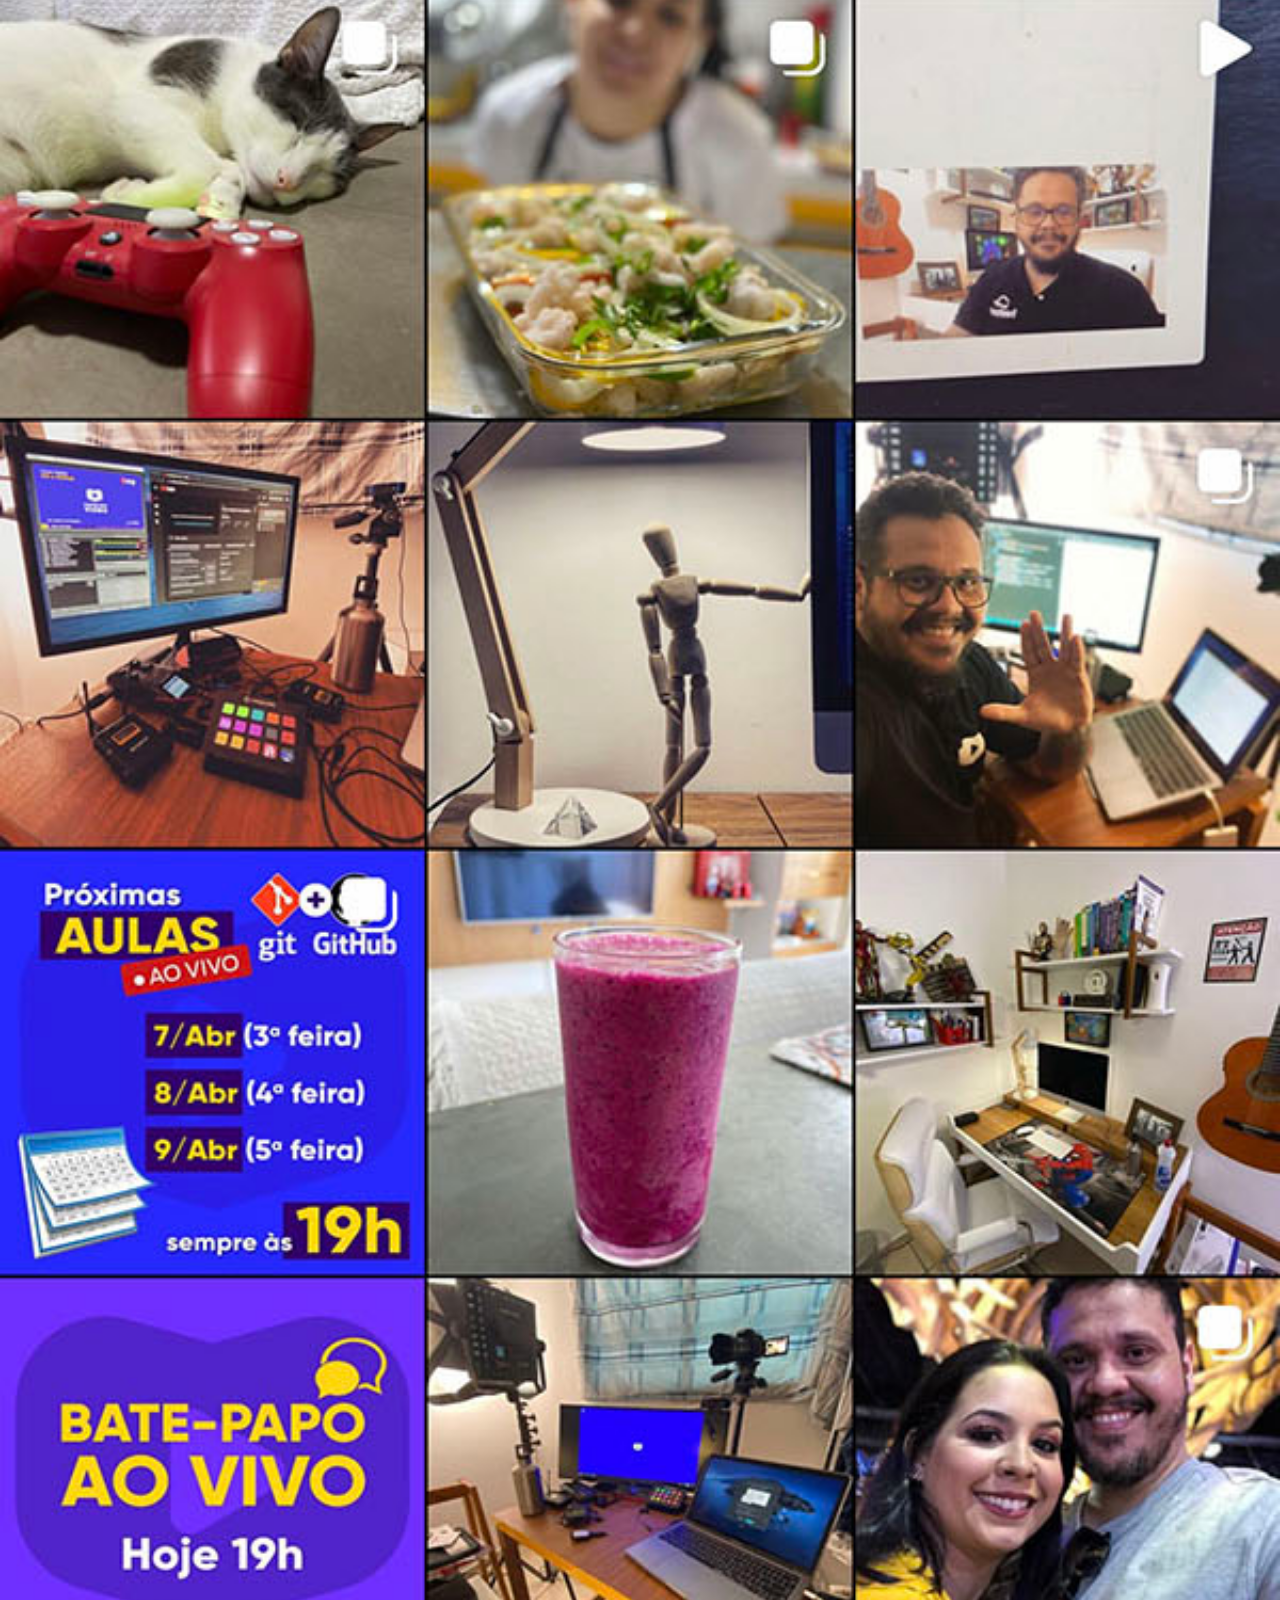
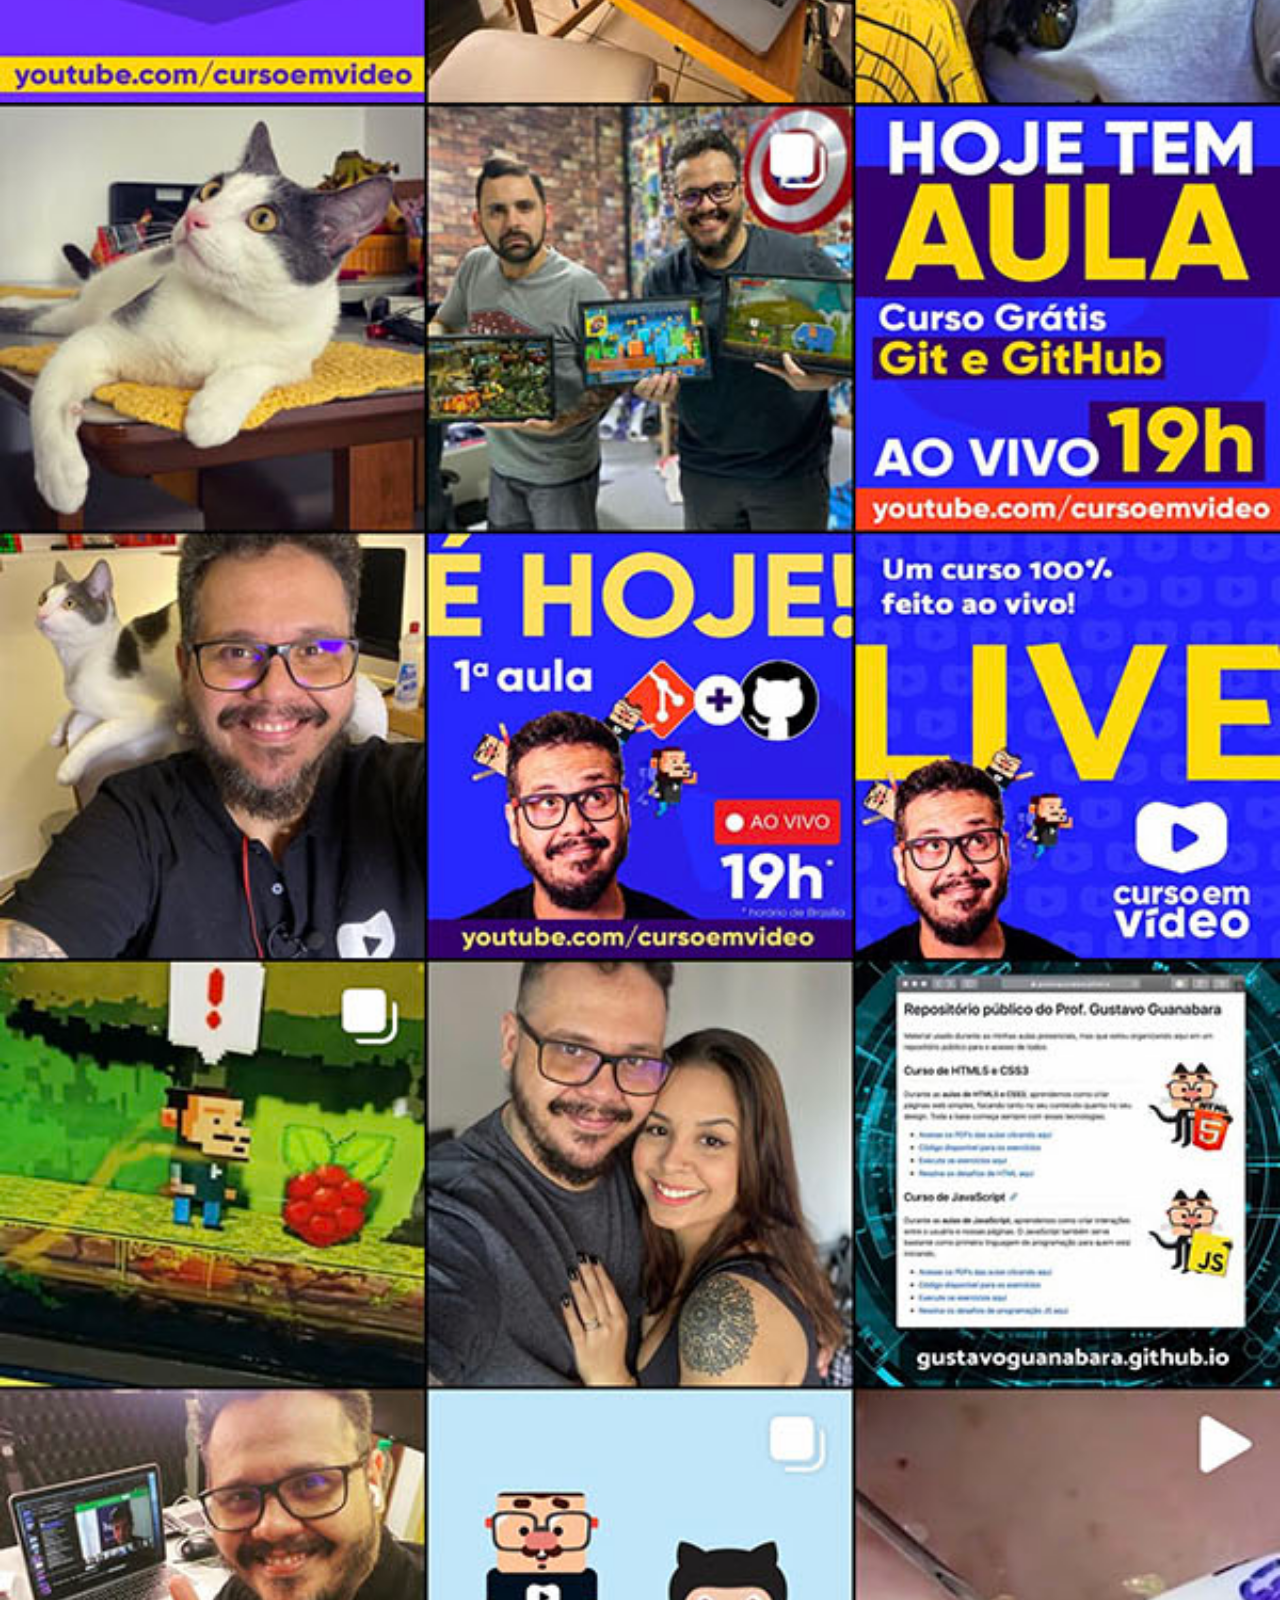
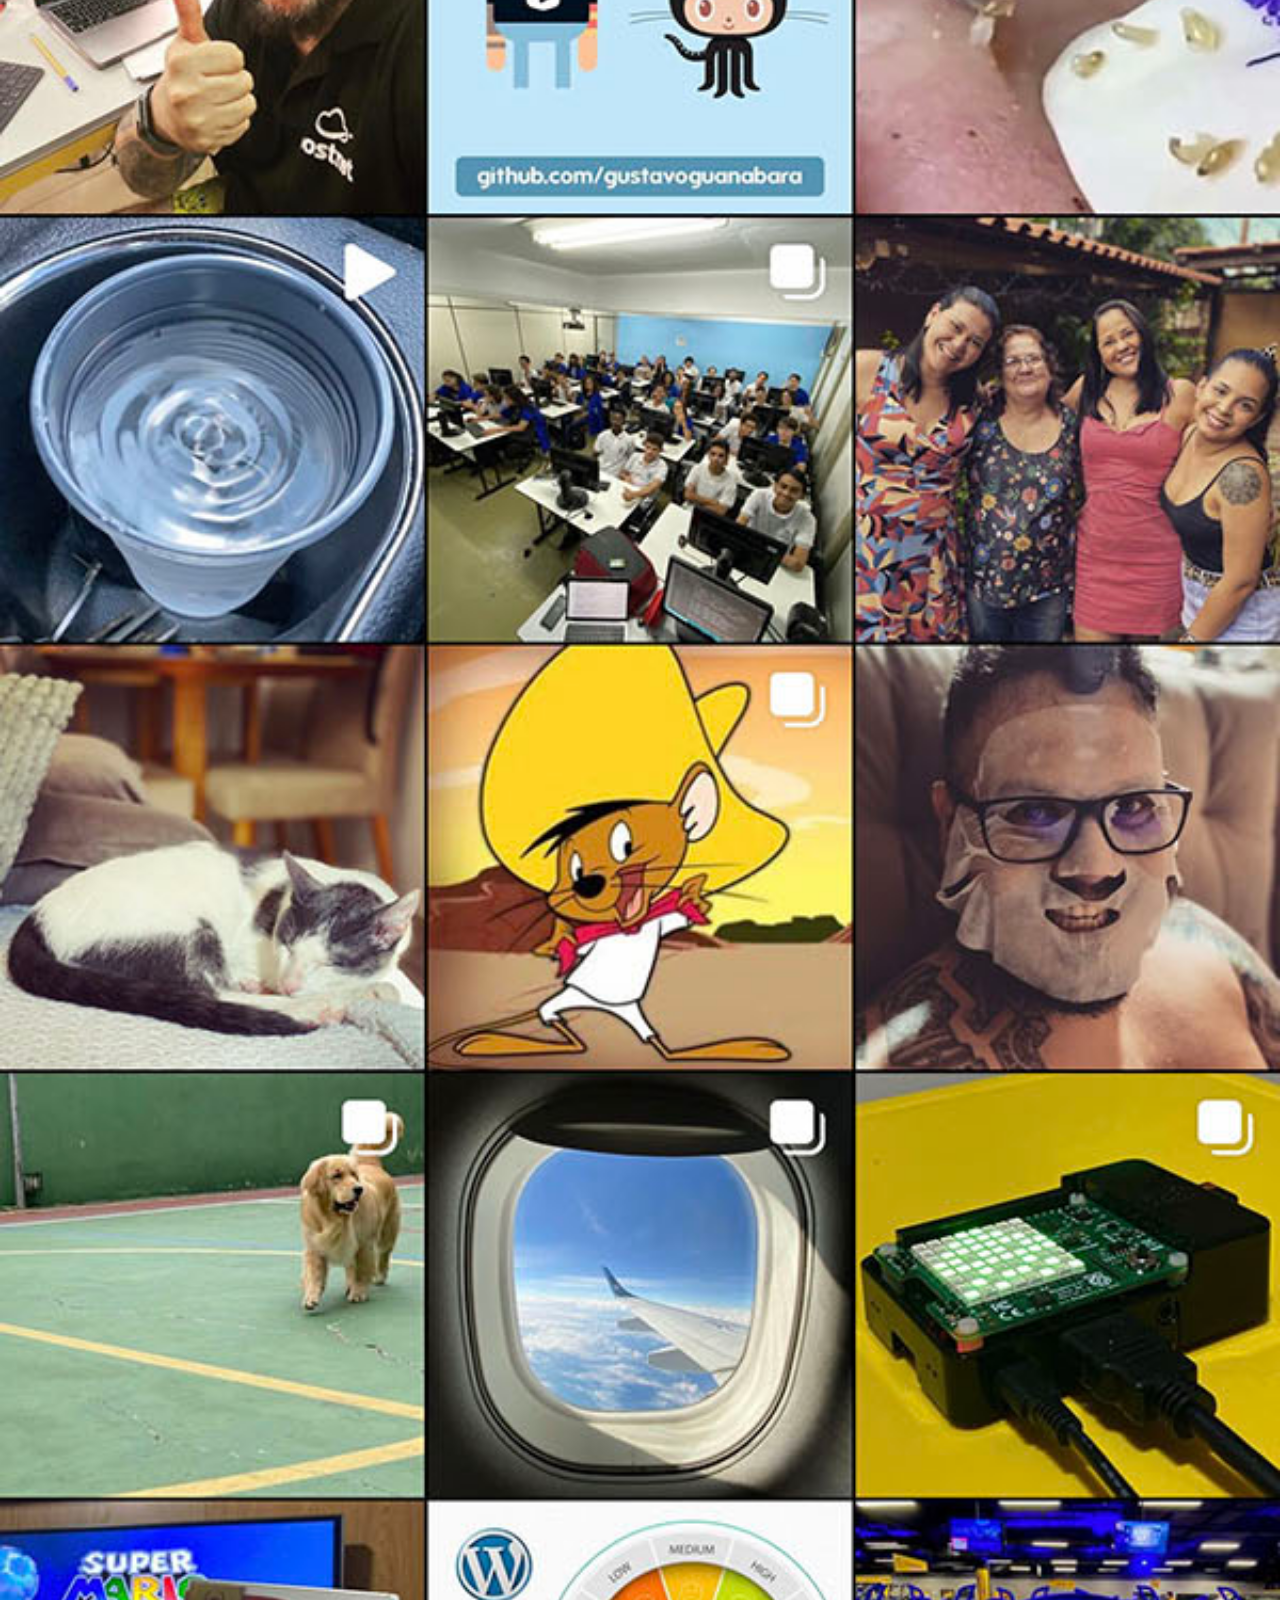
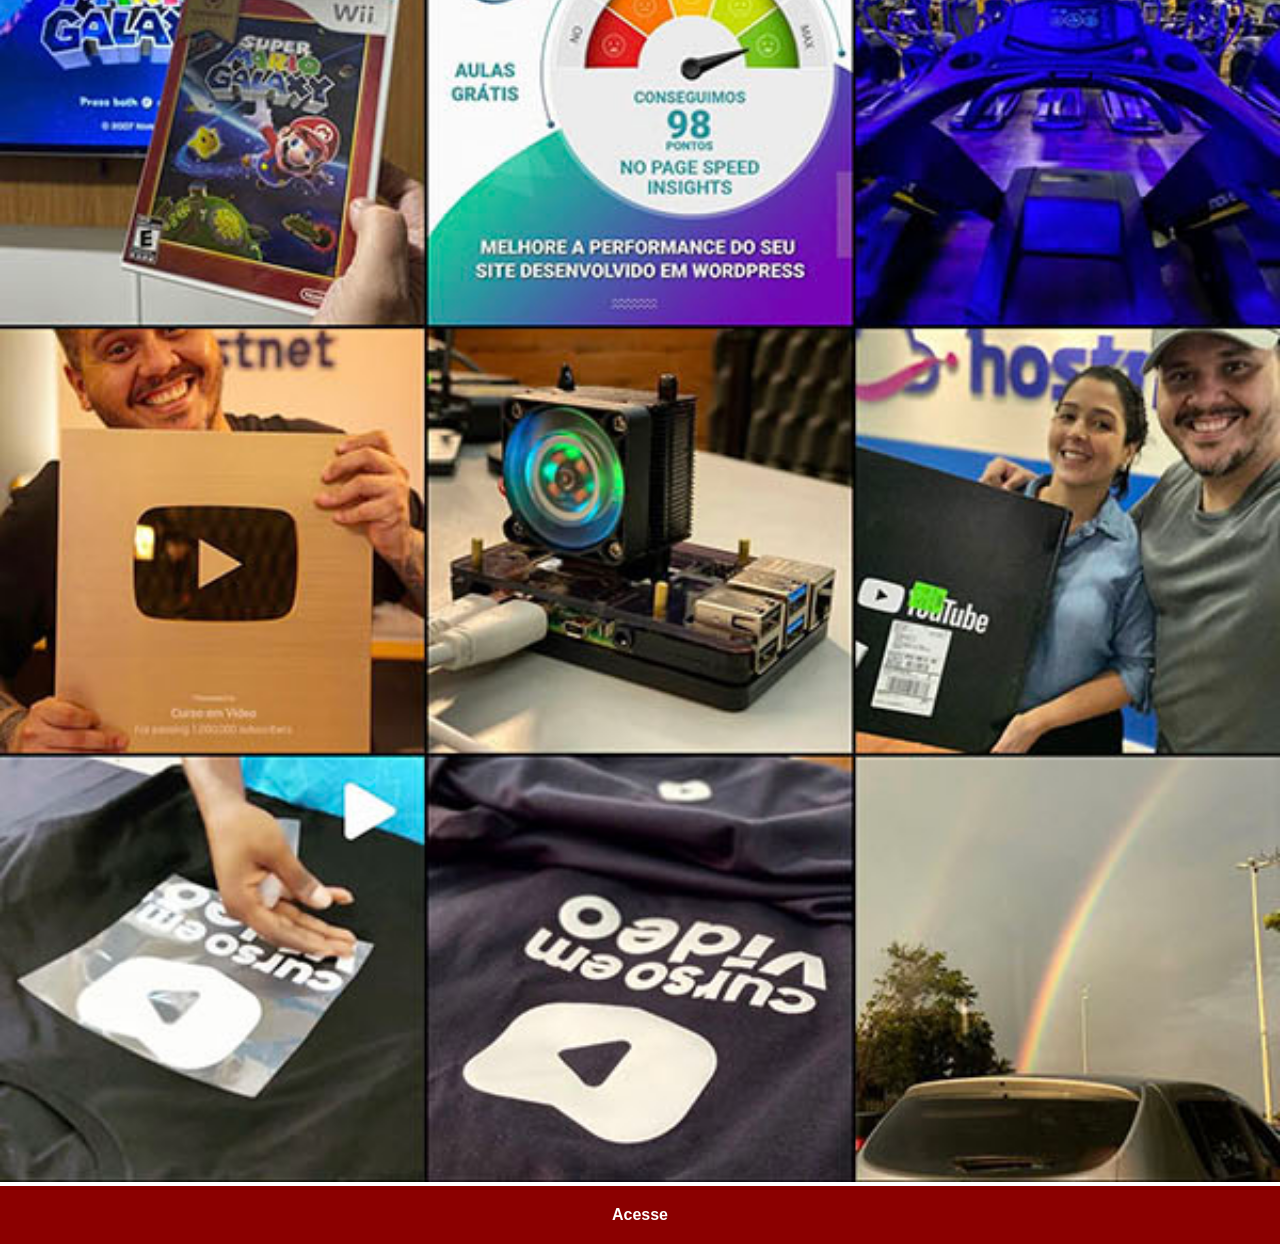
<file: instagram.html>
<!DOCTYPE html>
<html lang="pt-br">
<head>
    <meta charset="UTF-8">
    <meta name="viewport" content="width=device-width, initial-scale=1.0">
    <title>instagram</title>
    <link rel="stylesheet" href="social.css">
</head>
<body>
    <img src="imagens/tela-instagram.jpg" alt="instagram">
    <a href="https://www.instagram.com/gustavoguanabara" target="_blank">
        Acesse
    </a>

    
</body>
</html>
</file>
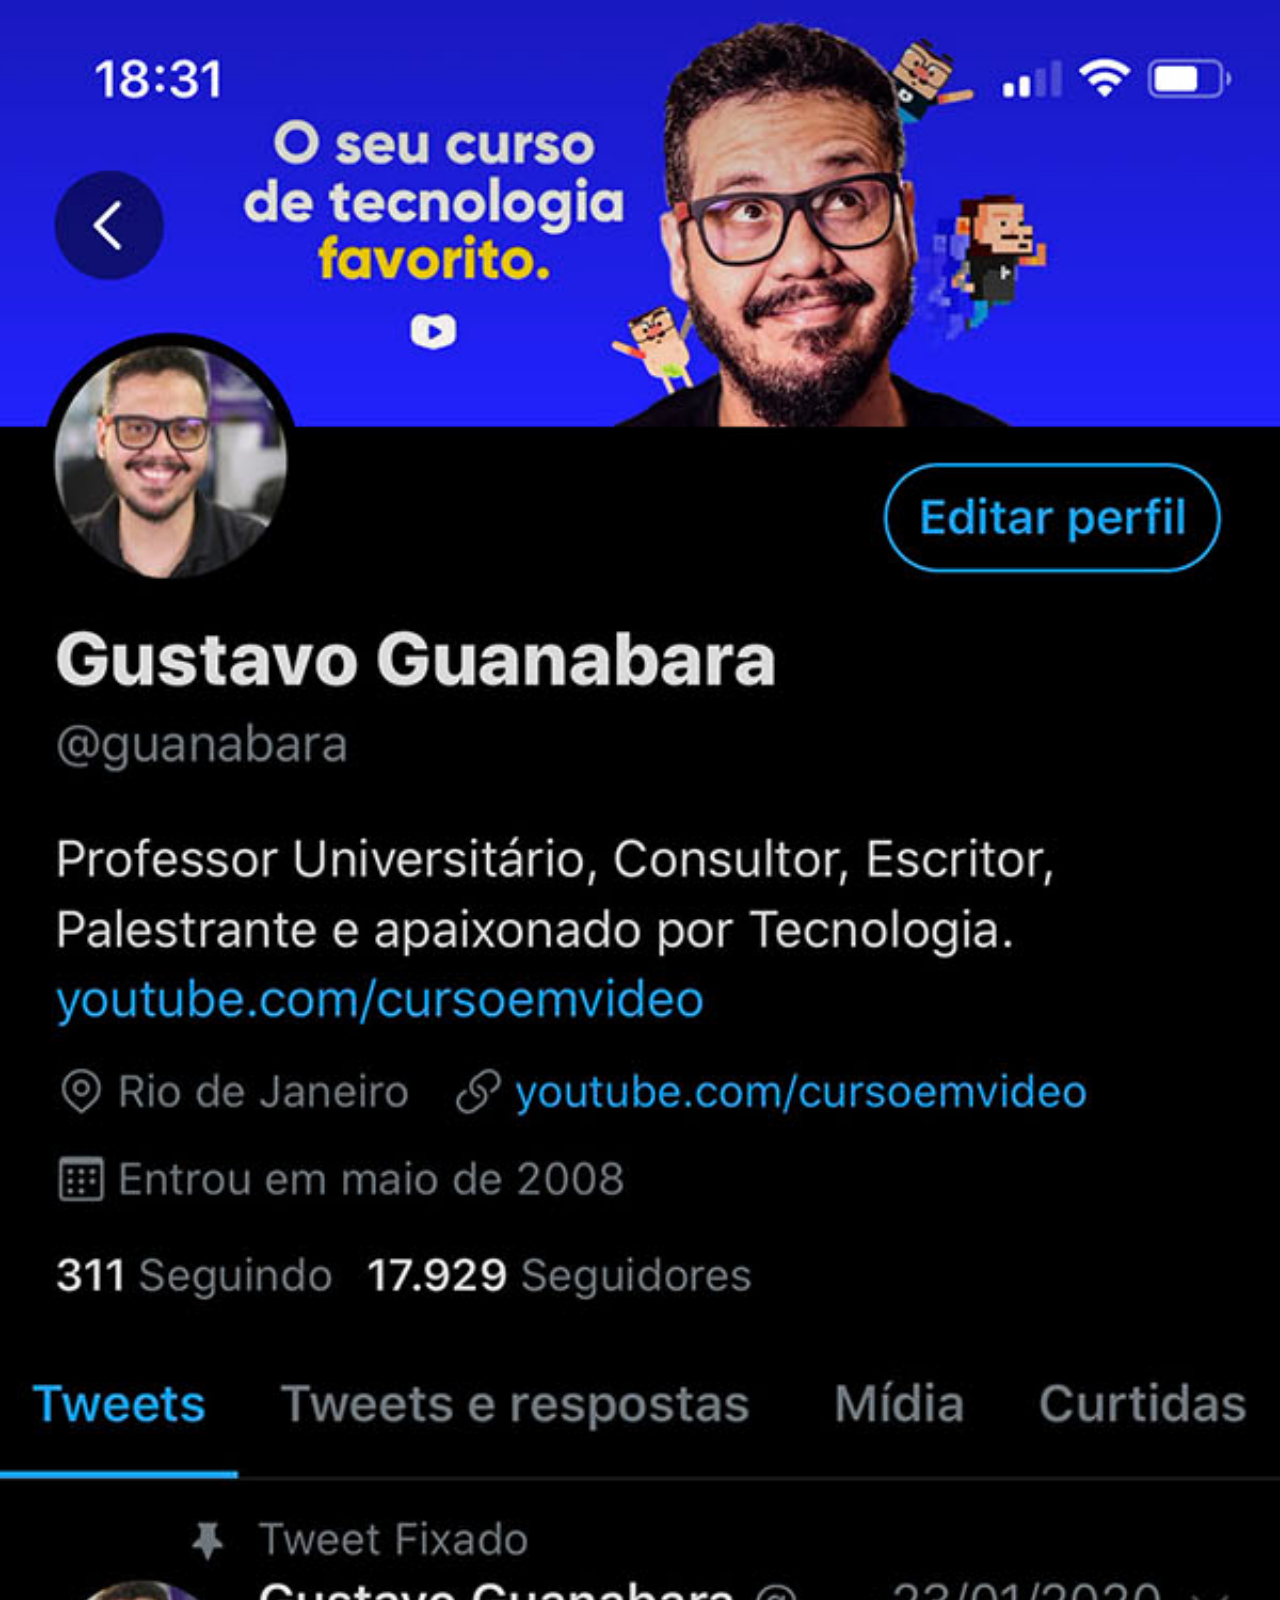
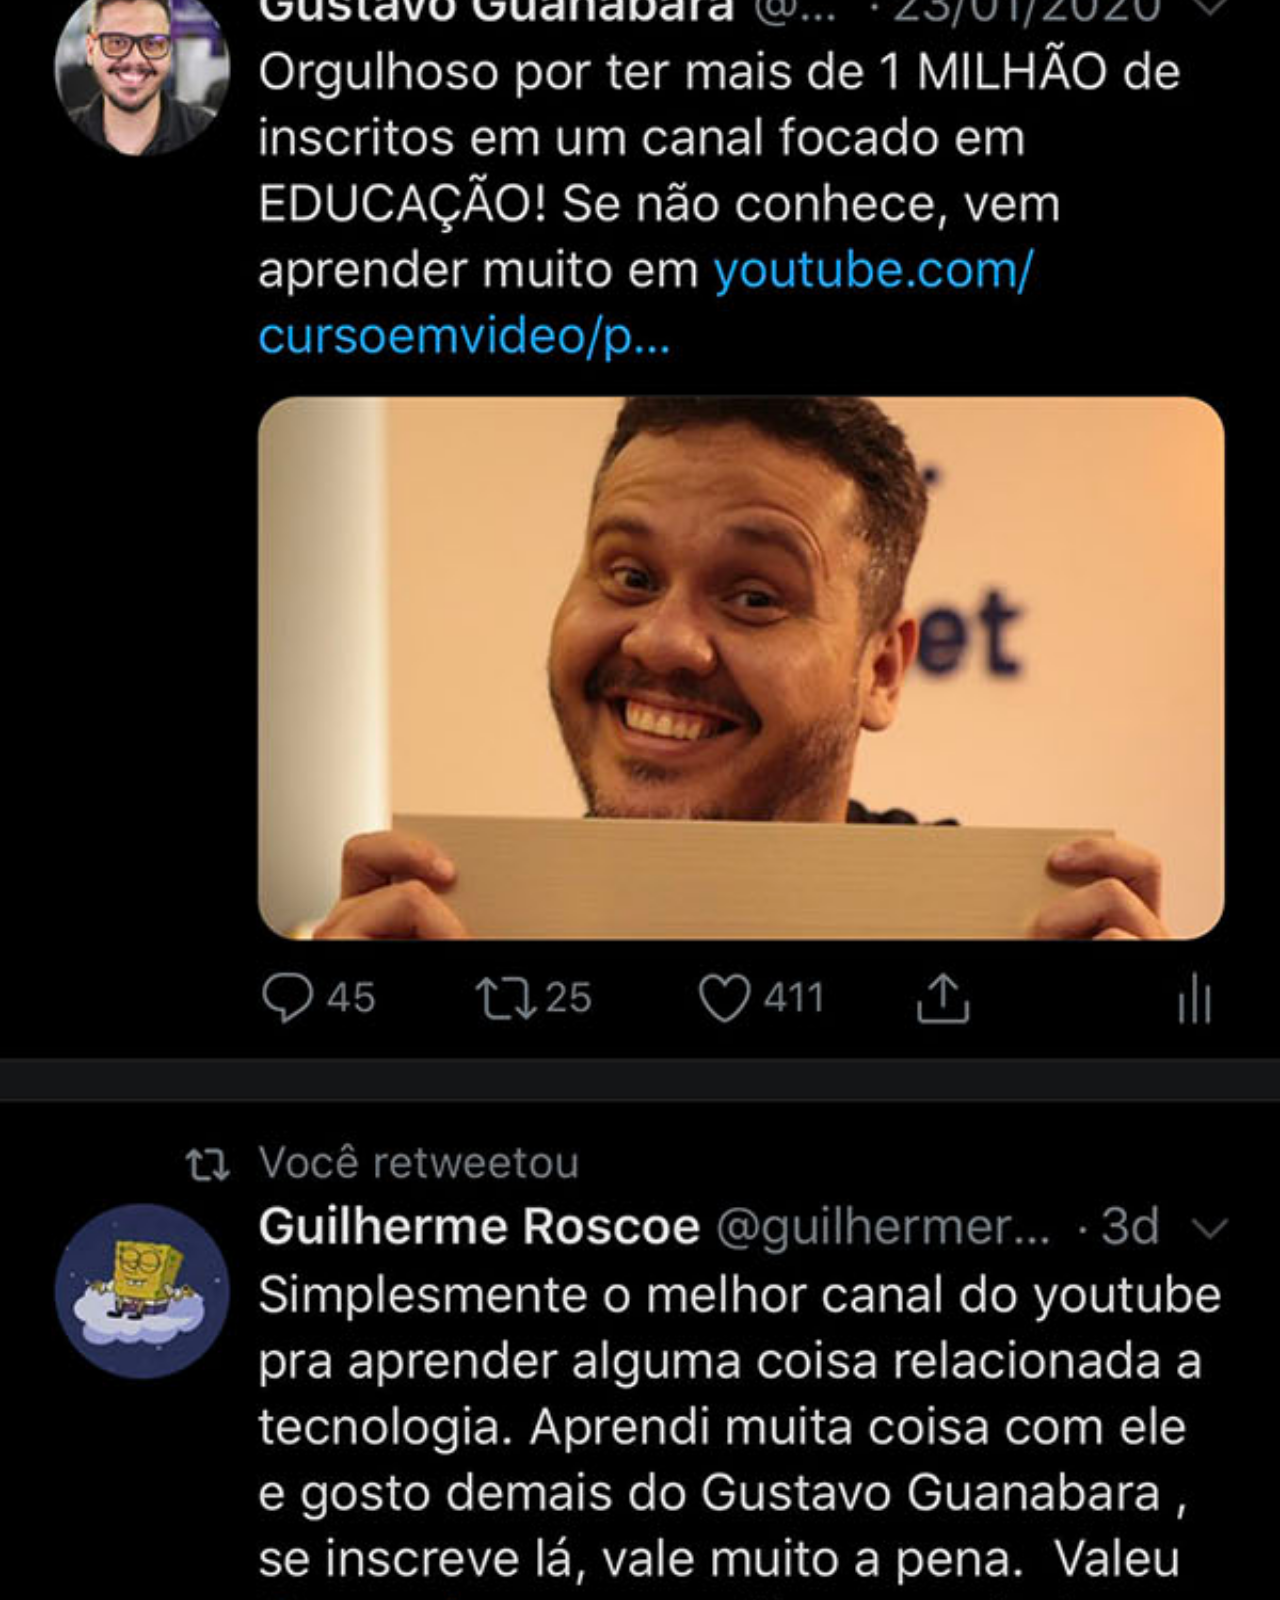
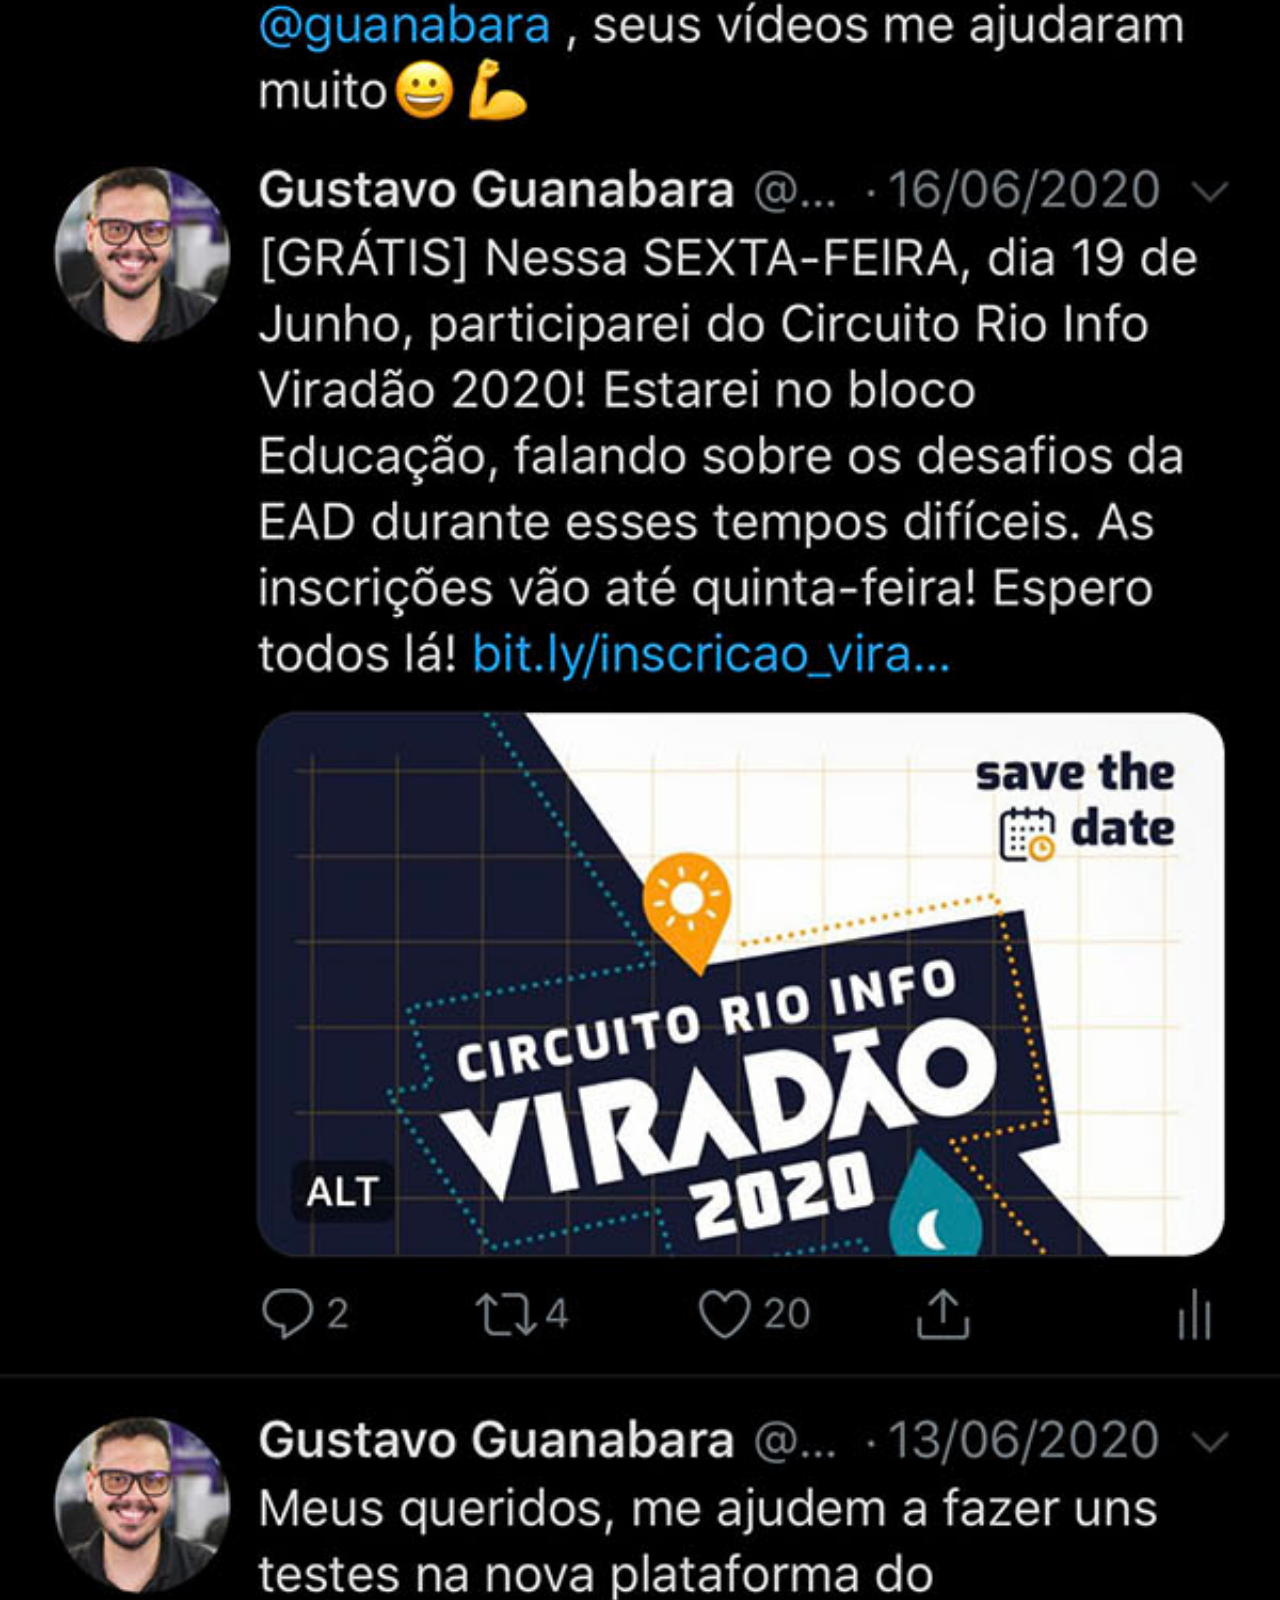
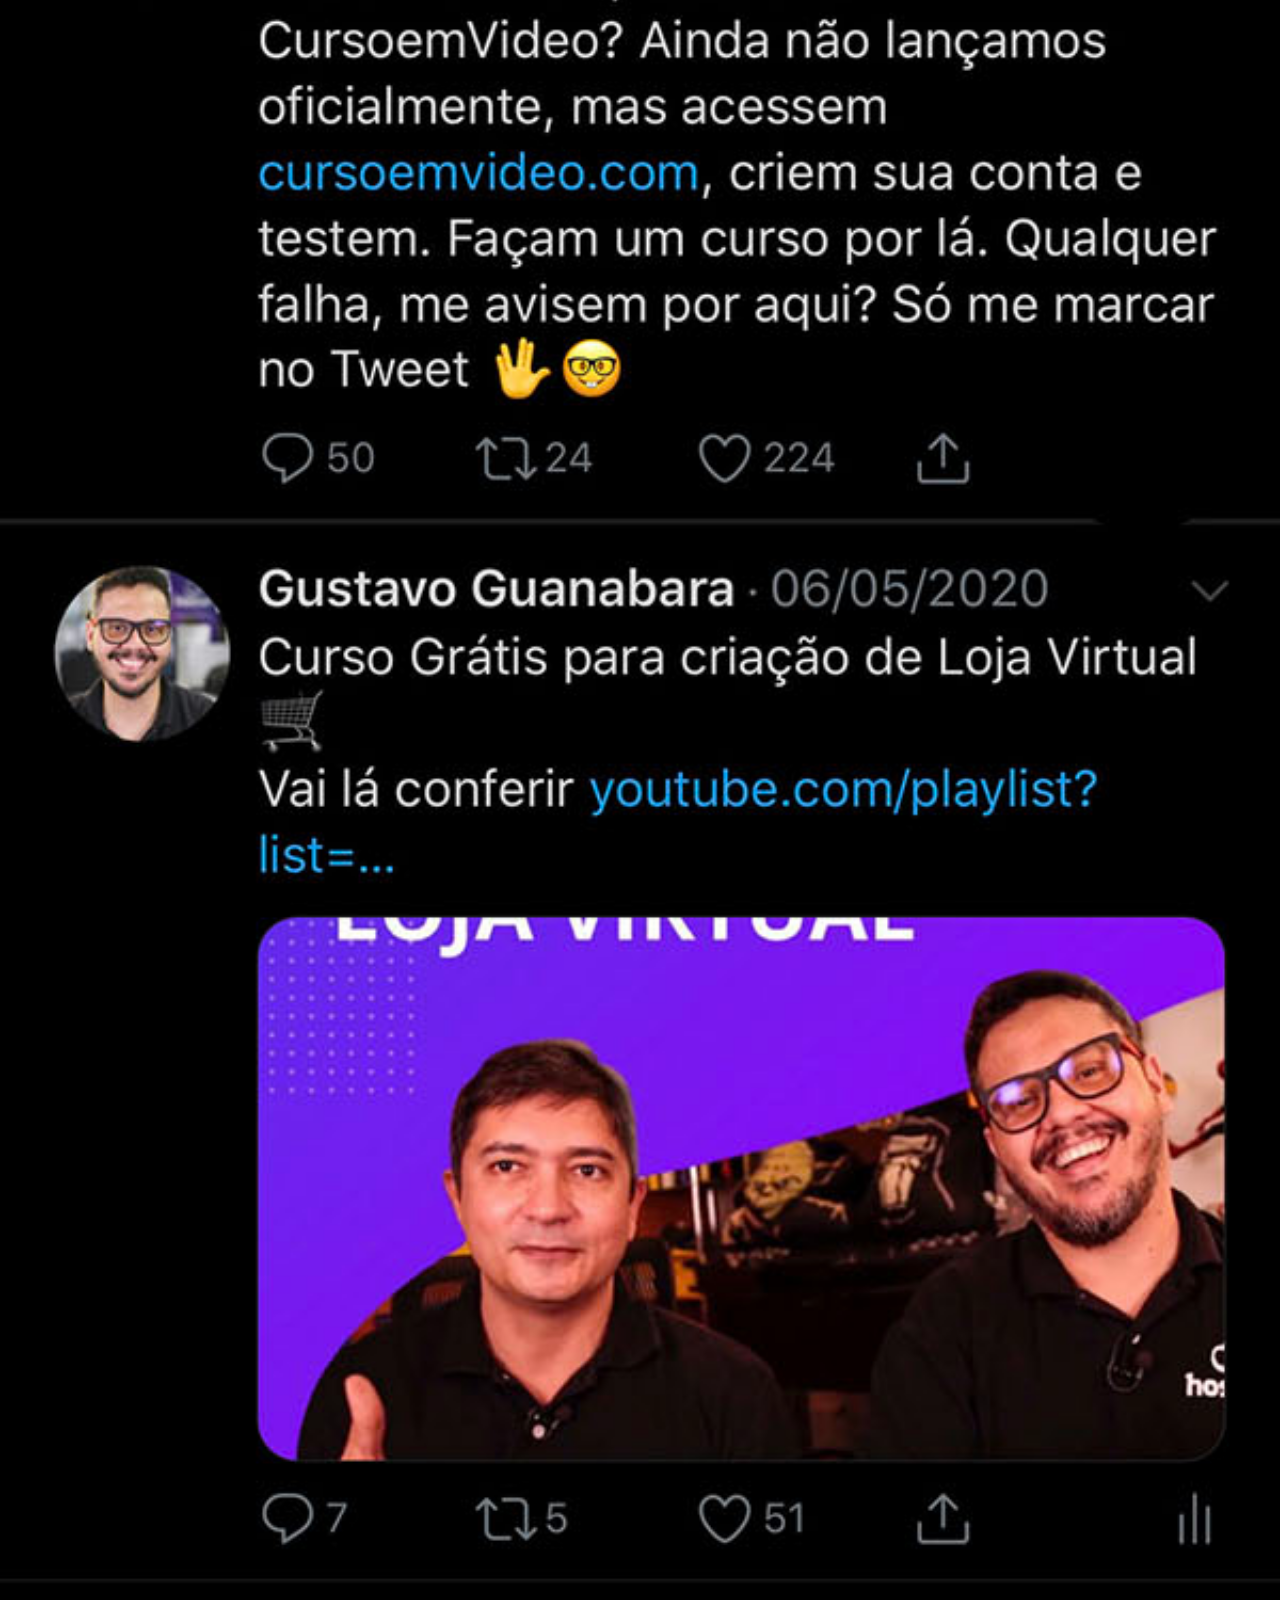
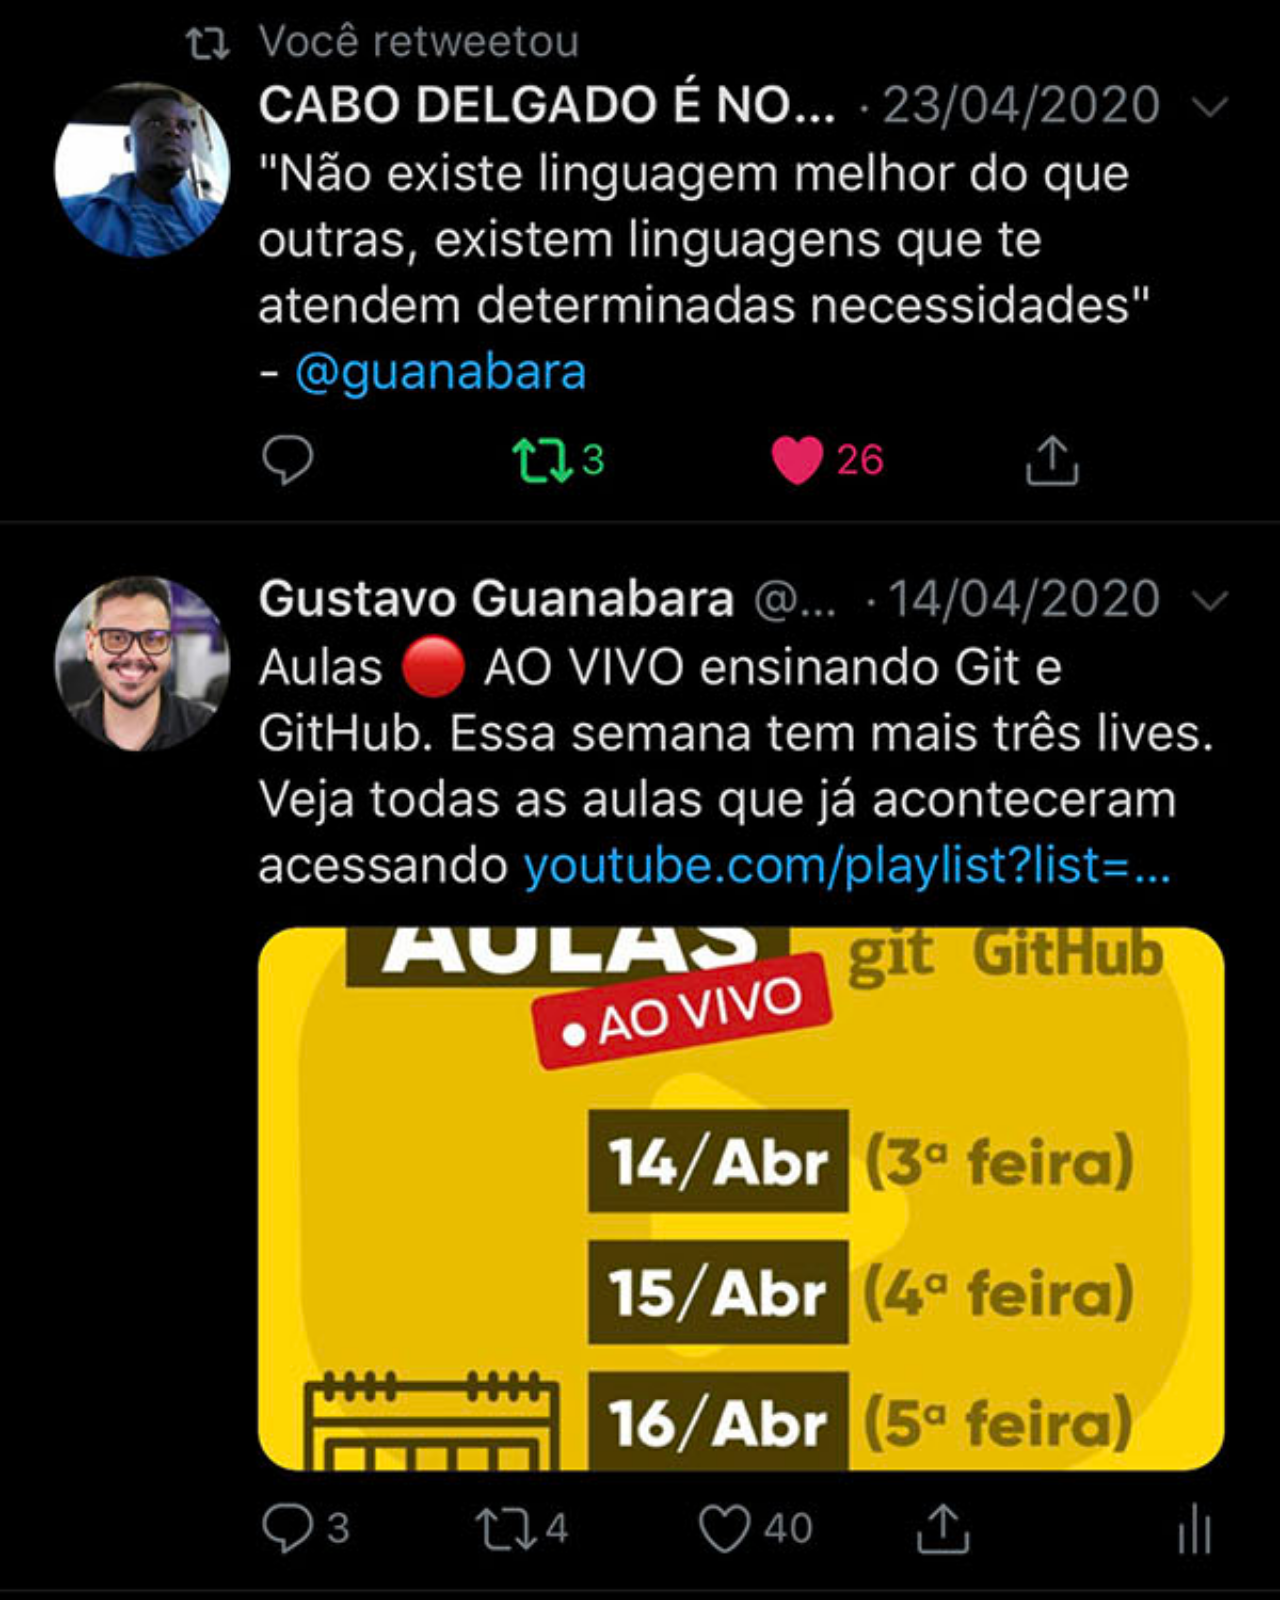
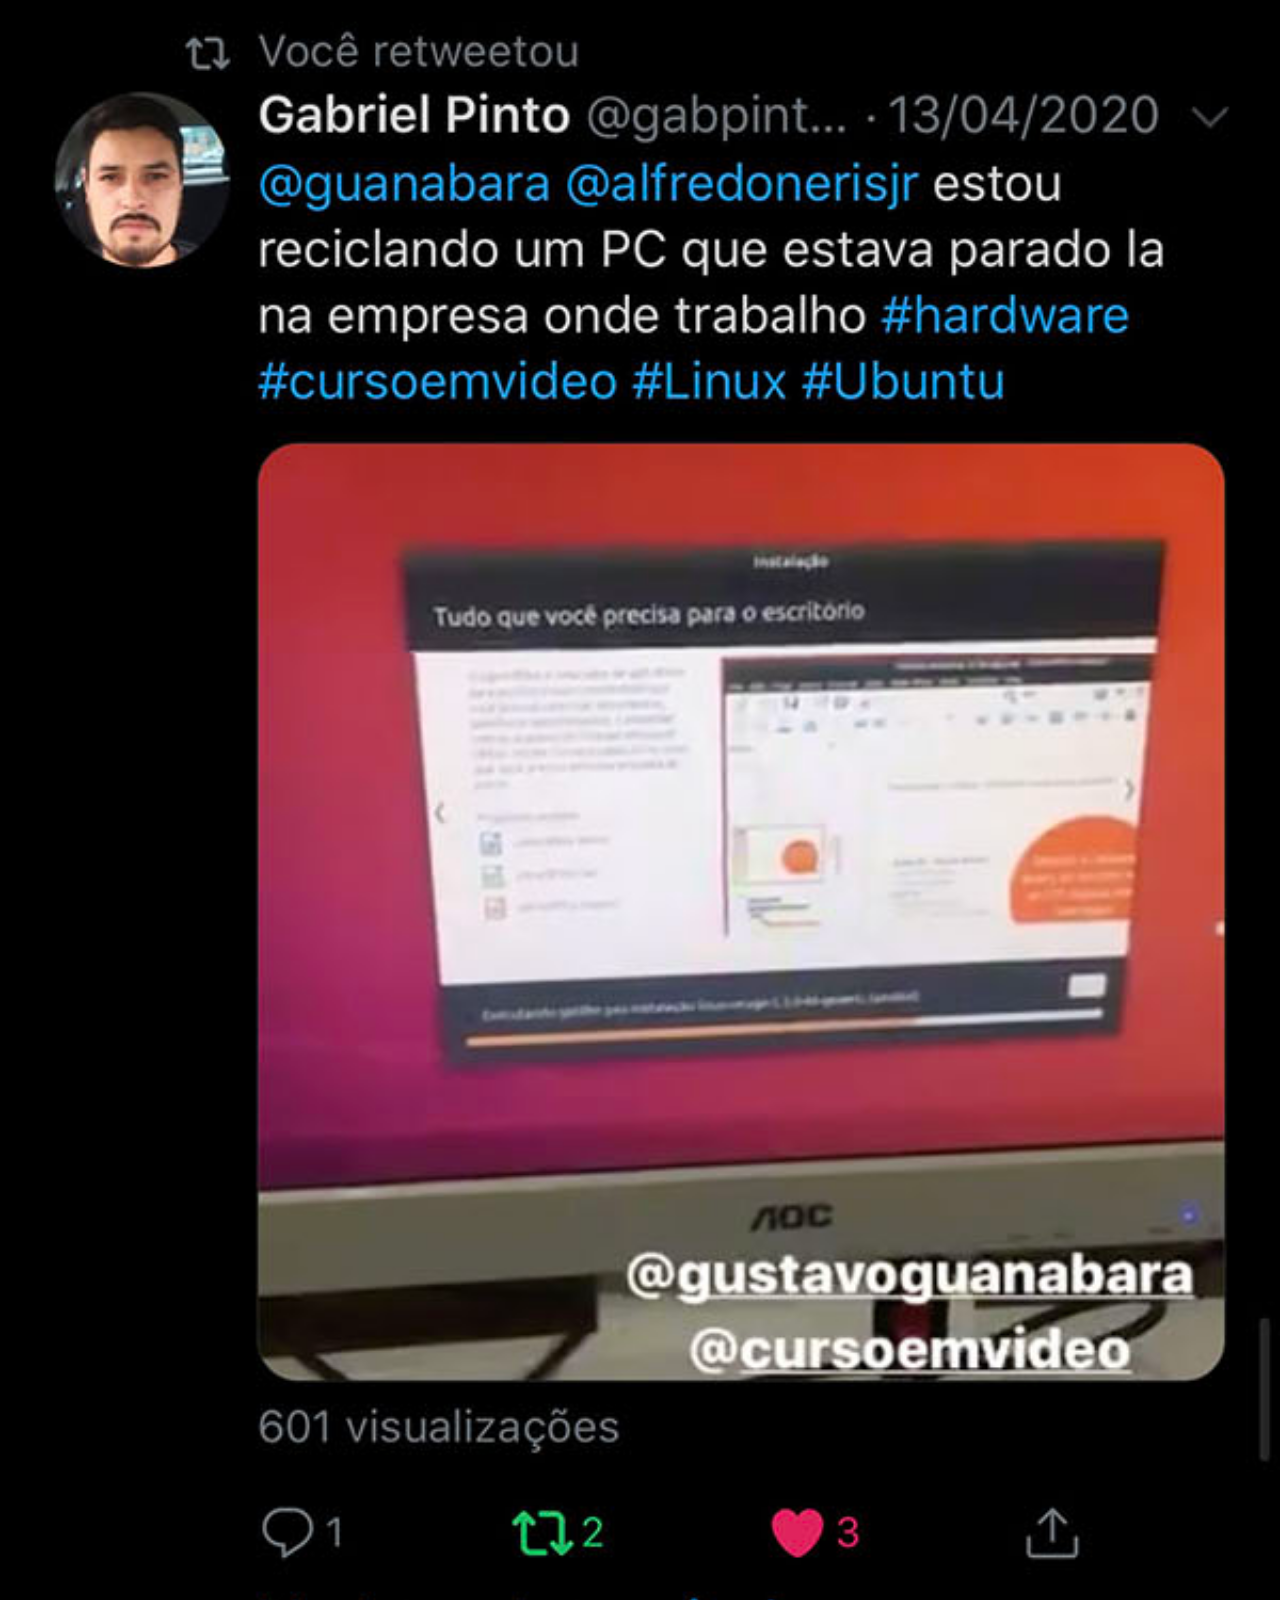
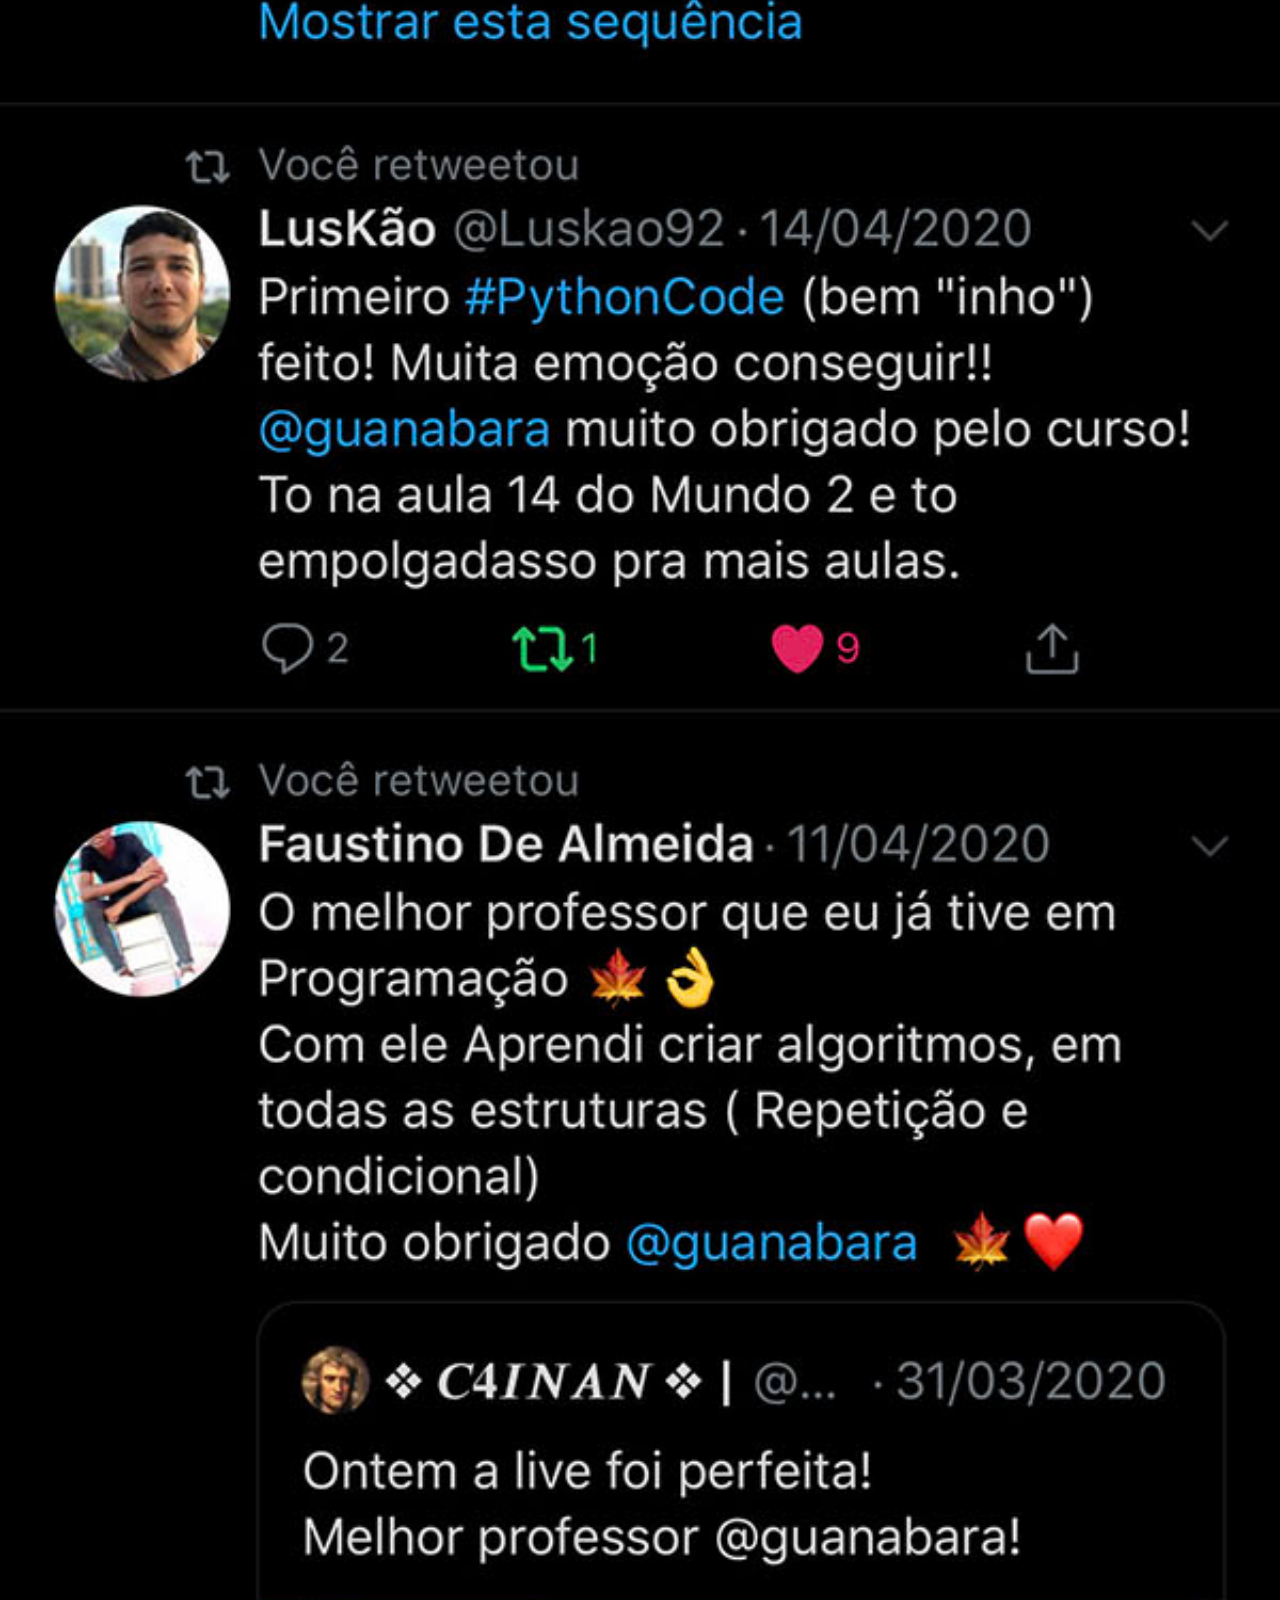
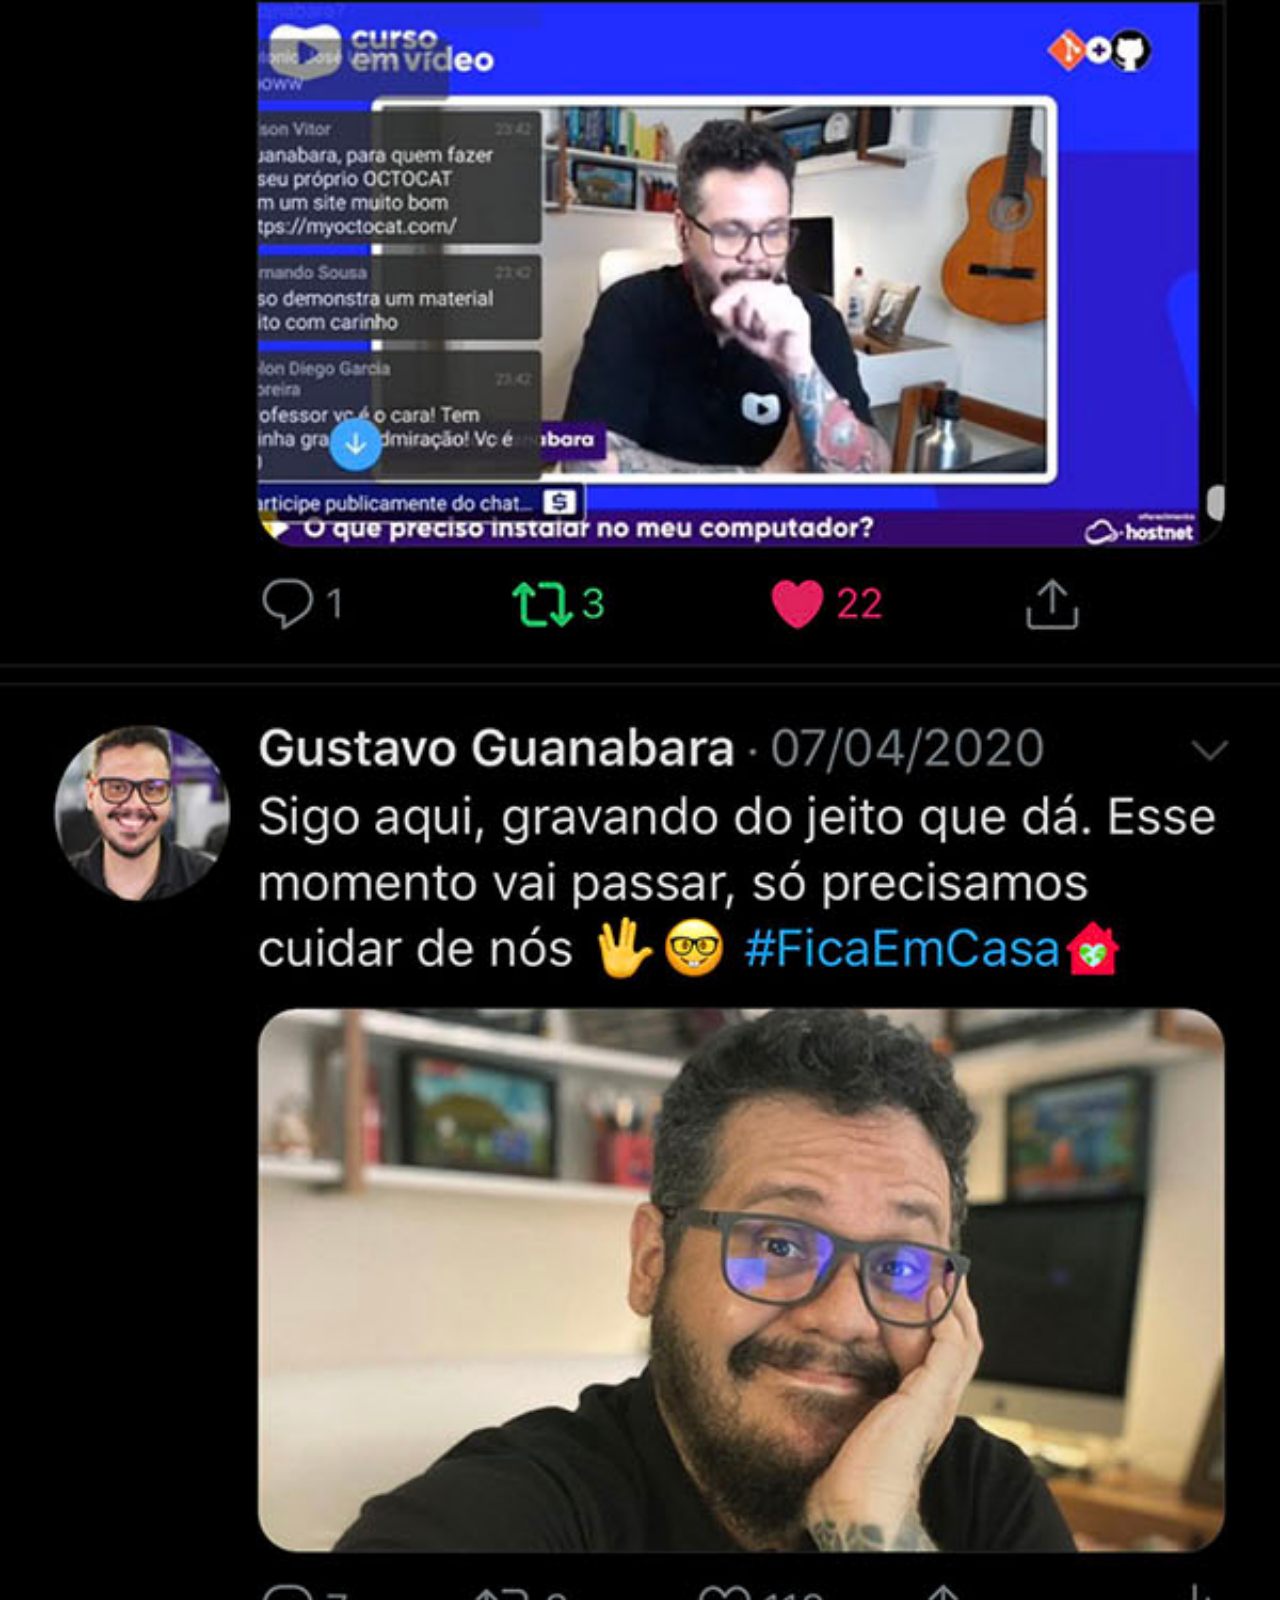
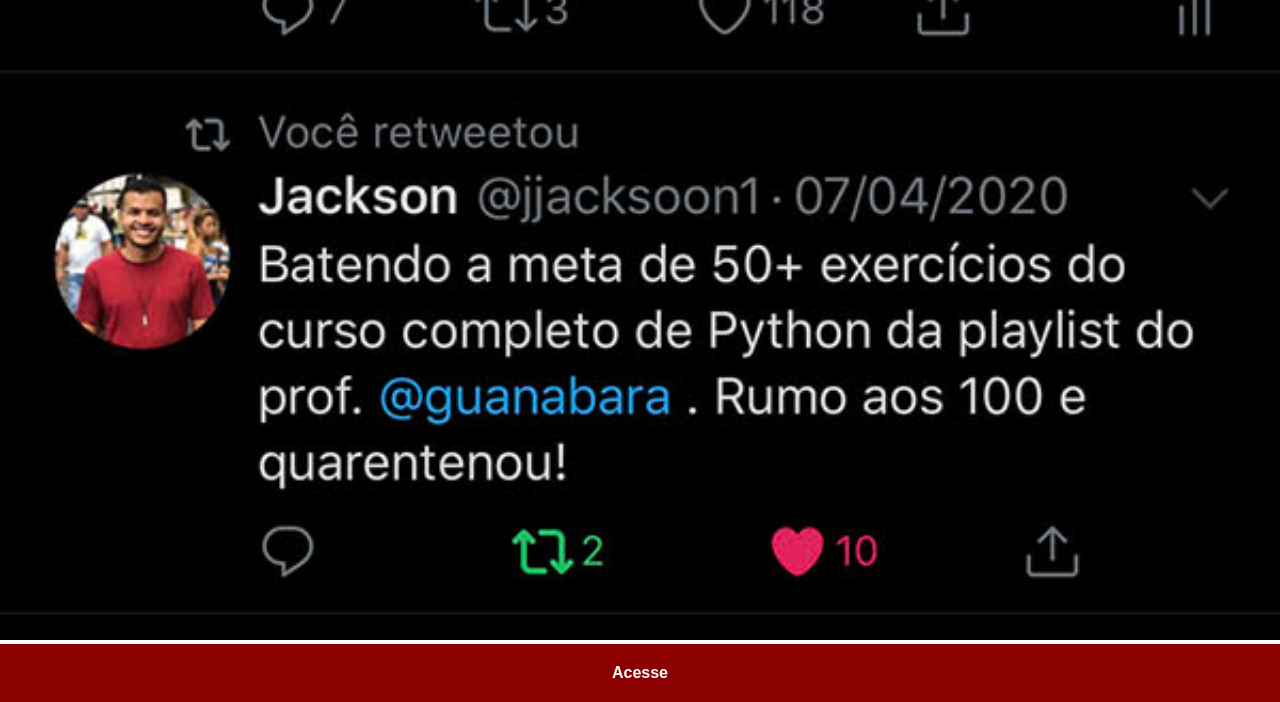
<file: twitter.html>
<!DOCTYPE html>
<html lang="pt-br">
<head>
    <meta charset="UTF-8">
    <meta name="viewport" content="width=device-width, initial-scale=1.0">
    <title>piu piu</title>
    <link rel="stylesheet" href="social.css">
</head>
<body>
    <img src="imagens/tela-twitter.jpg" alt="twitter,atual X">
    <a href="https://x.com/donartelo" target="_blank">Acesse</a>
    
</body>
</html>
</file>
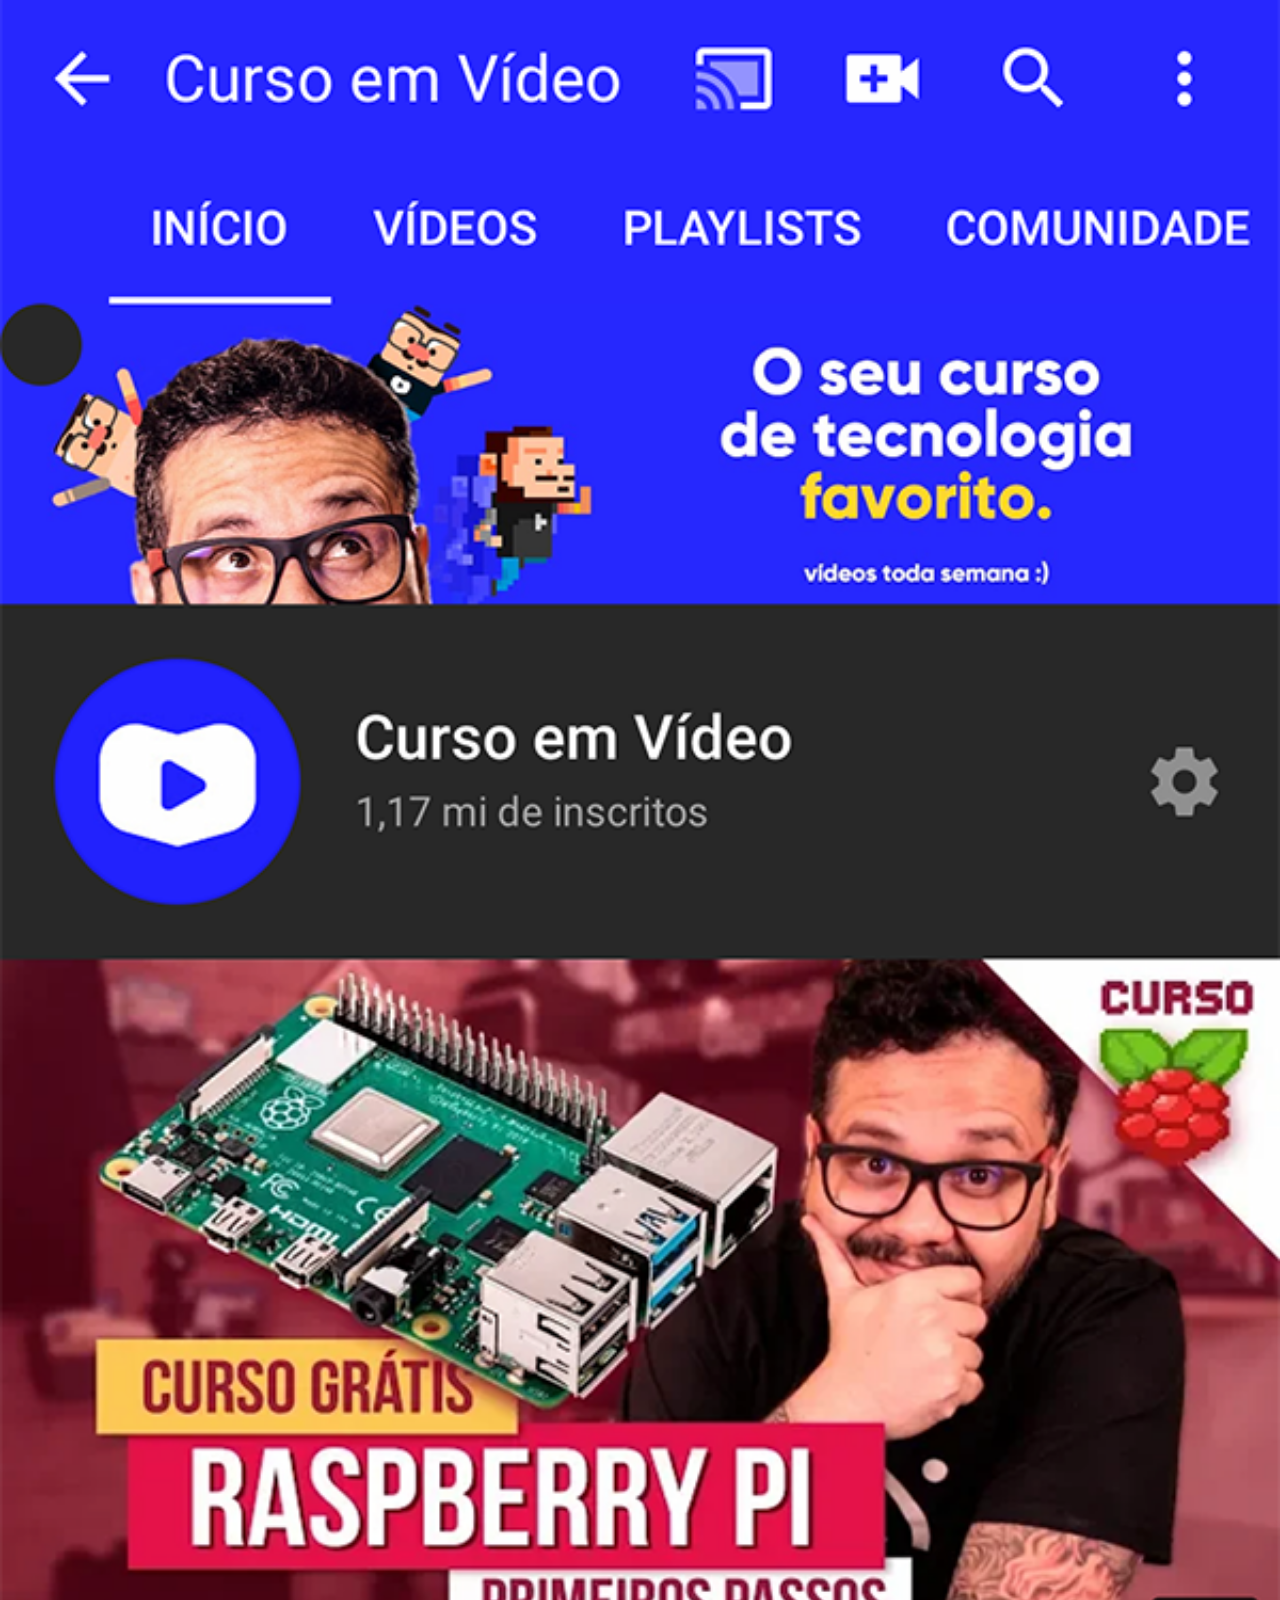
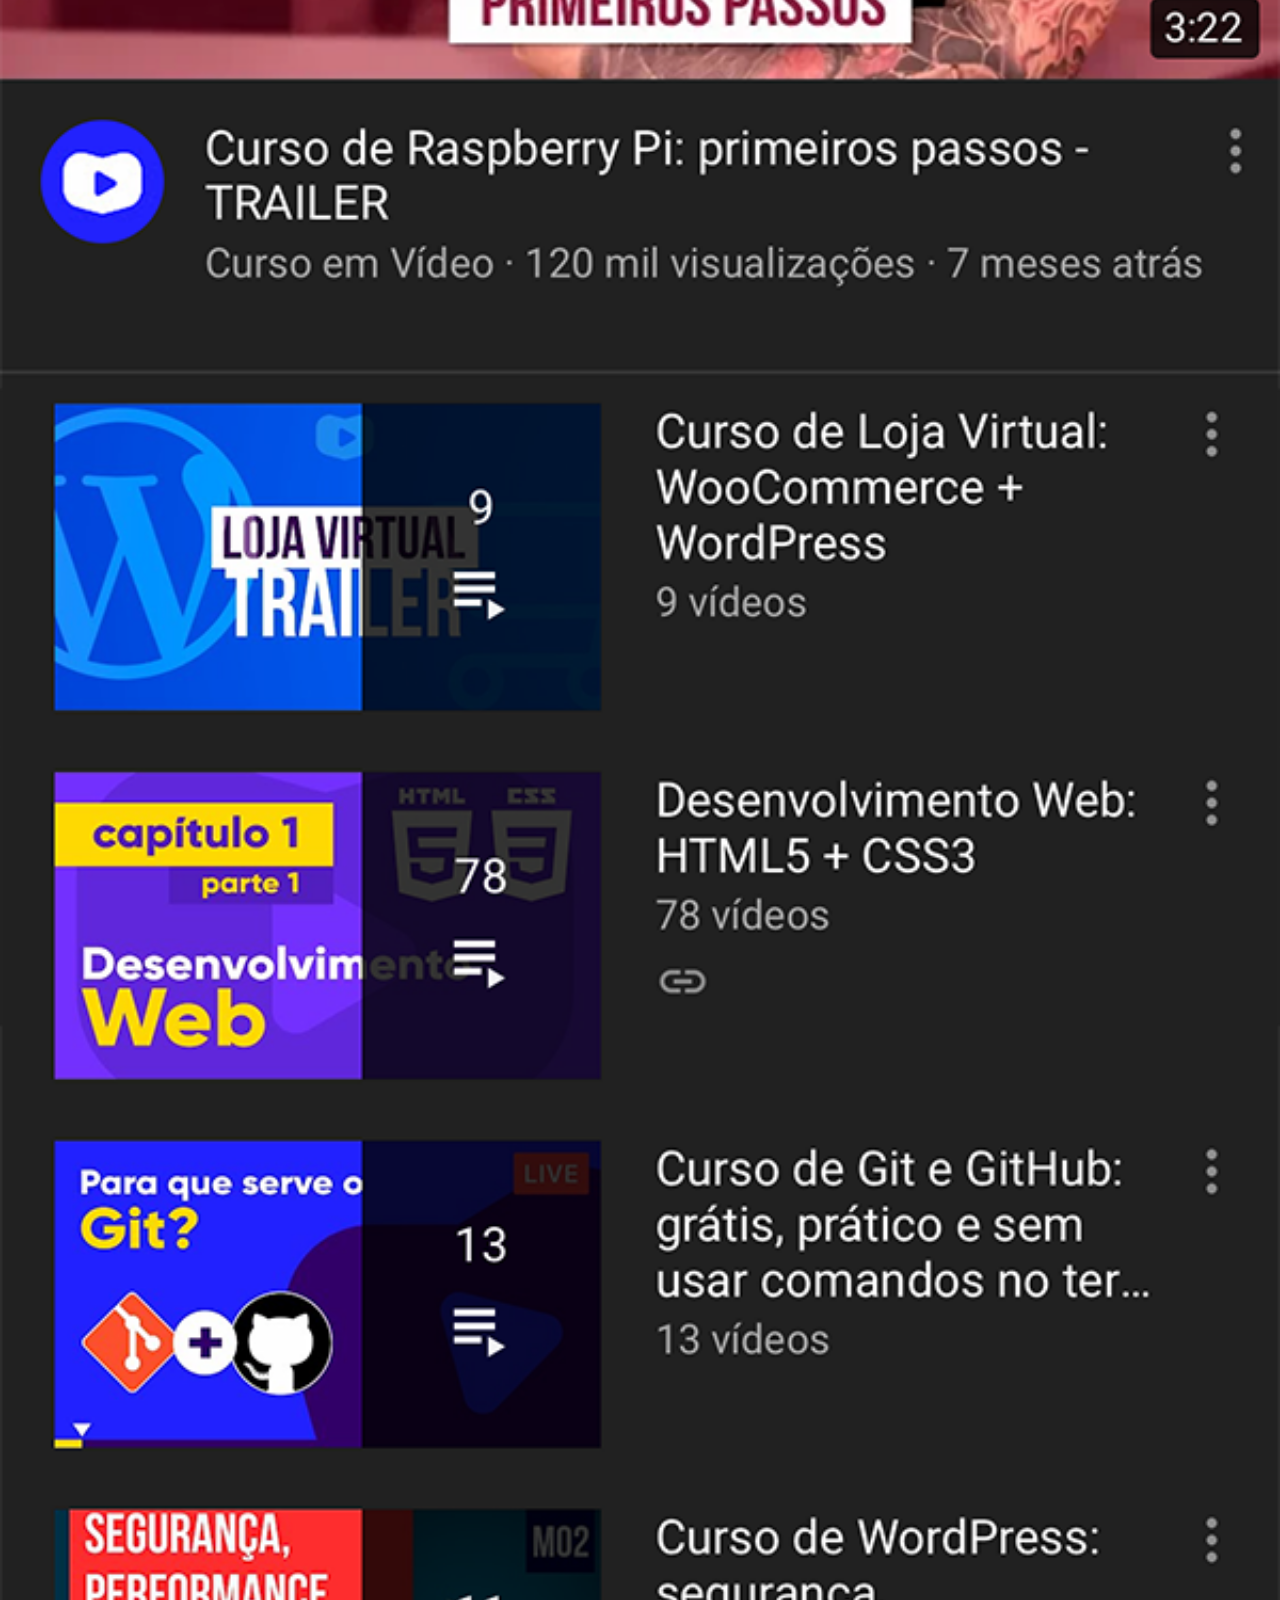
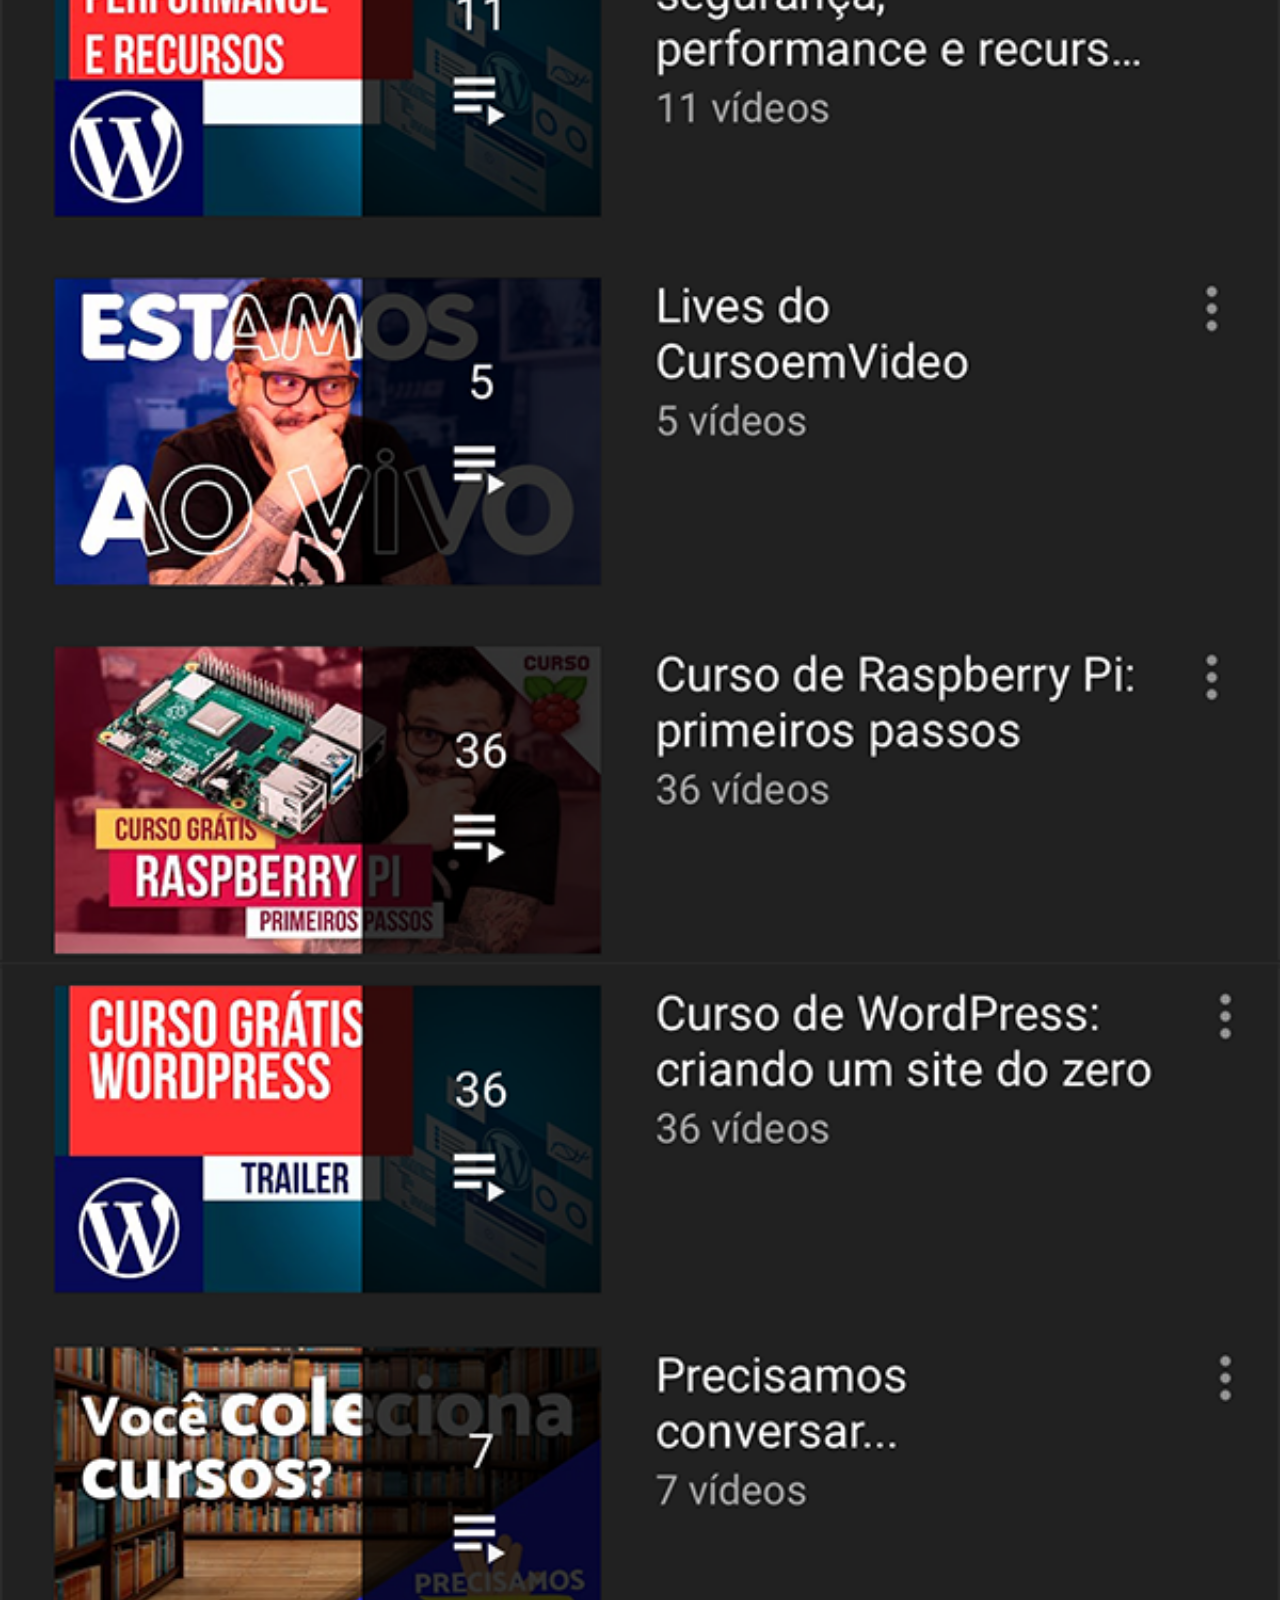
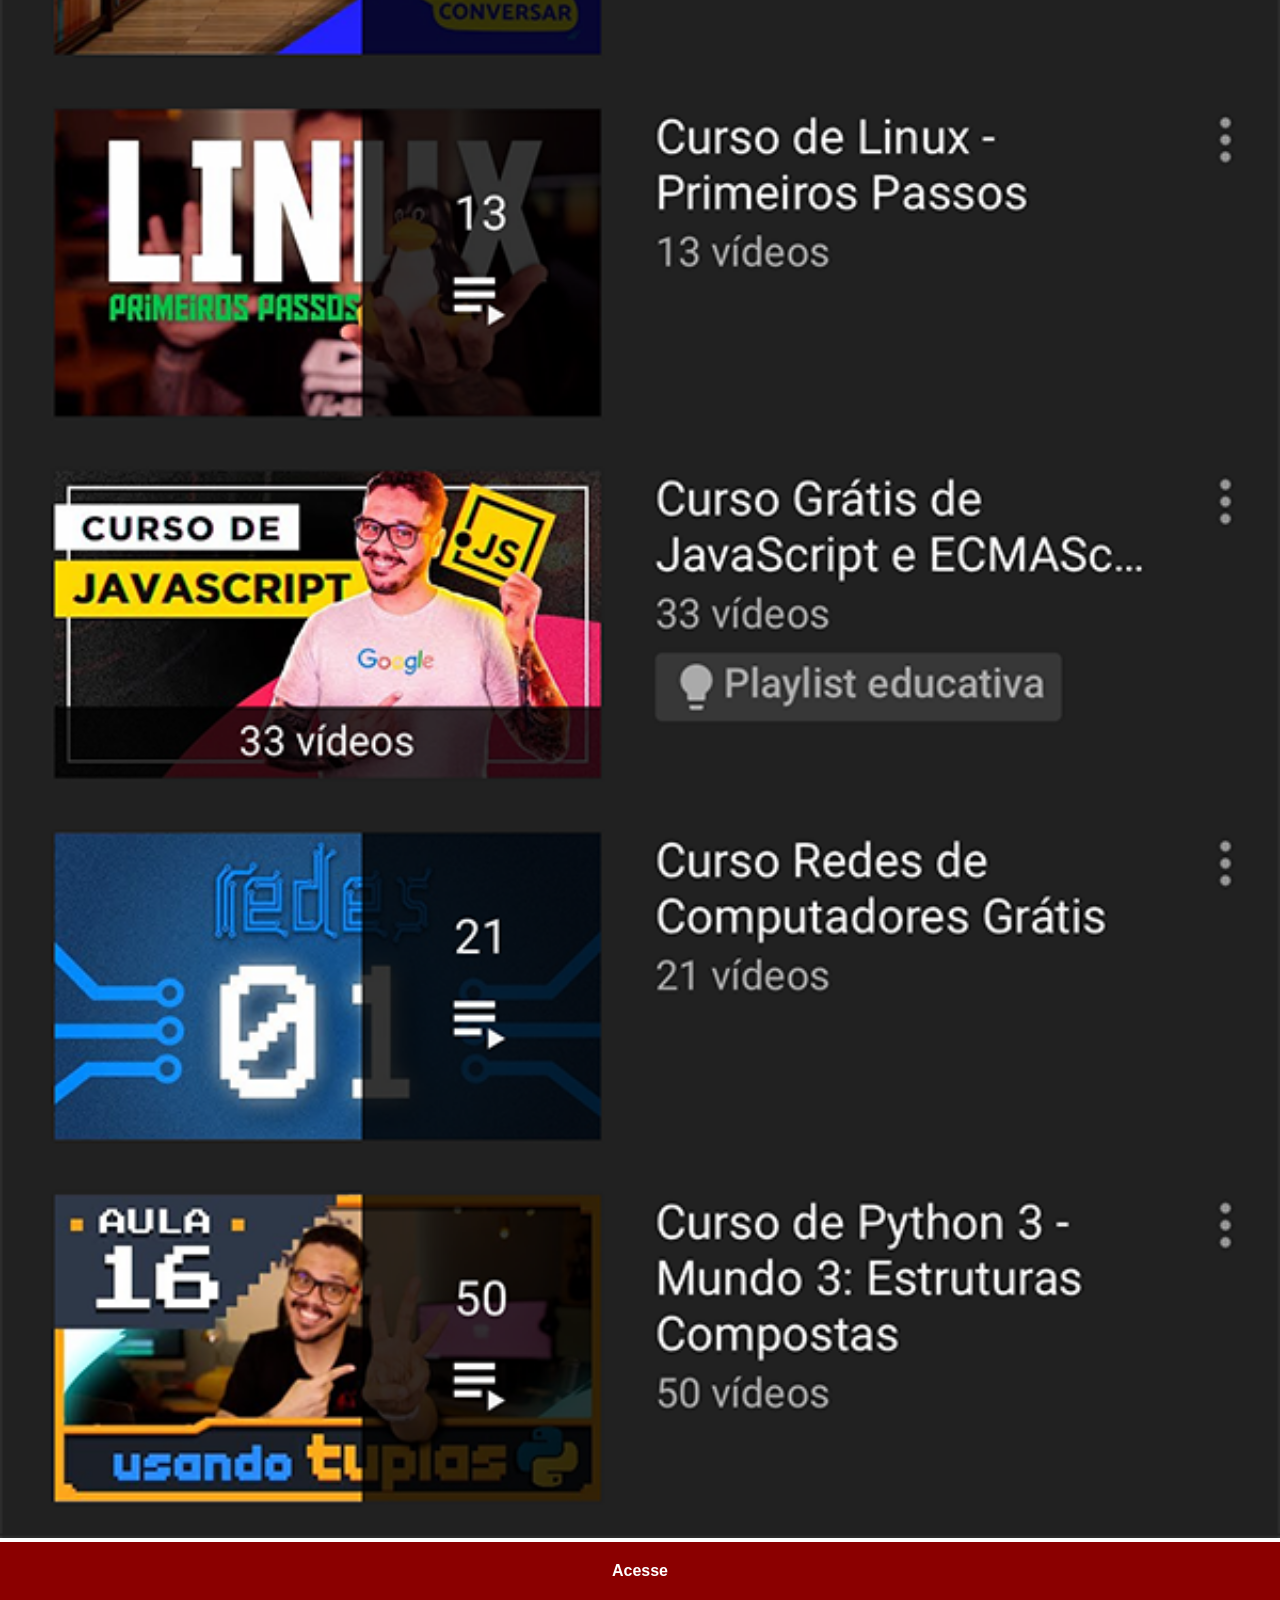
<file: youtube.html>
<!DOCTYPE html>
<html lang="pt-br">
<head>
    <meta charset="UTF-8">
    <meta name="viewport" content="width=device-width, initial-scale=1.0">
    <title>Document</title>
    <link rel="stylesheet" href="social.css">
</head>
<body>
    <img src="imagens/tela-youtube.png" alt="youtube">
    <a href="https://www.youtube.com/@cursoemvideo"
    target="_blank">Acesse</a>
    
</body>
</html>
</file>
<file: estilos/style.css>
@charset "UTF-8";

#telefone {
    position: absolute;
    top: 50%;
    left: 50%;
    width: 350px;
    height:630px;
    background-size: contain;
    transform: translate(-50%,-50%);
   background: url('../imagens/frame-iphone.png') no-repeat;
    
}

iframe#tela {
  position: relative;
  left: 23px;
  top: 80px;
  width: 267px;
  height: 470px;
}

section#redes-sociais {
  text-align: right;
}

#redes-sociais img {
    margin-top: 10px ;
    margin-bottom: 10px;
    width: 60px;
    height: 60px;
    border-radius: 50%;
    box-shadow: 2px 2px 2px black;
    box-sizing: border-box;
}
 
#redes-sociais img:hover {
    border: 2px solid rgba(253, 253, 253, 0.952);
    transform: translate(-4px,-4px);
    }
* {
    margin: 0px;
    padding: 0px;
    font-family: Arial, Helvetica, sans-serif;
}

html,body {
    height: 100vh;
    width: 100vw;
    
}

body {
    background: url('../imagens/fundo-madeira.jpg') no-repeat top center;
    background-size: cover;
    background-attachment: fixed;
}

main {
    height: 100vh;
    position: relative;
}
</file>
<file: social.css>
@charset "UTF-8";
      * {
        margin: 0px;
        padding: 0px;
        font-family: Arial, Helvetica, sans-serif;
      }
      

      img {
         width:100%;
      }

      a {
        display: block;
        background-color: darkred;
        color: white;
        padding: 20px;
        text-align: center;
        font-weight: bolder;
        text-decoration: none;
      }
   
      a:hover {
        text-decoration: underline;
      }
</file>
